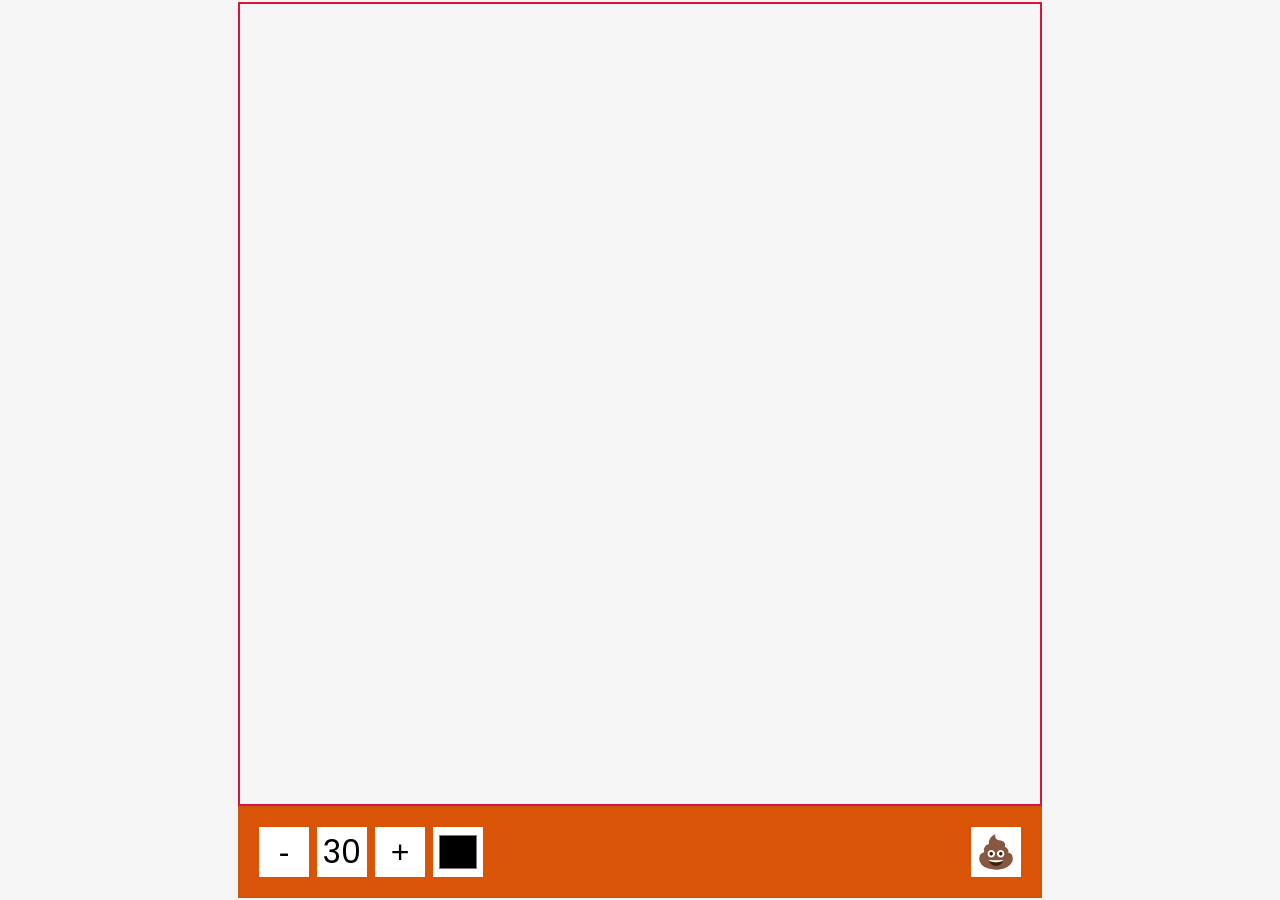
<file: drawing-app/index.html>
<!DOCTYPE html>
<html lang="en">
    <head>
        <meta charset="UTF-8" />
        <meta name="viewport" content="width=device-width, initial-scale=1.0" />
        <title>Drawing App</title>
        <link rel="stylesheet" href="style.css" />
        <script src="script.js" defer></script>
    </head>
    <body>
        <canvas id="canvas" width="800" height="800"></canvas>
        <div class="toolbox">
            <button id="decrease">-</button>
            <span id="size">30</span>
            <button id="increase">+</button>
            <input type="color" id="color" />
            <button id="clear">💩</button>
        </div>
    </body>
</html>
</file>
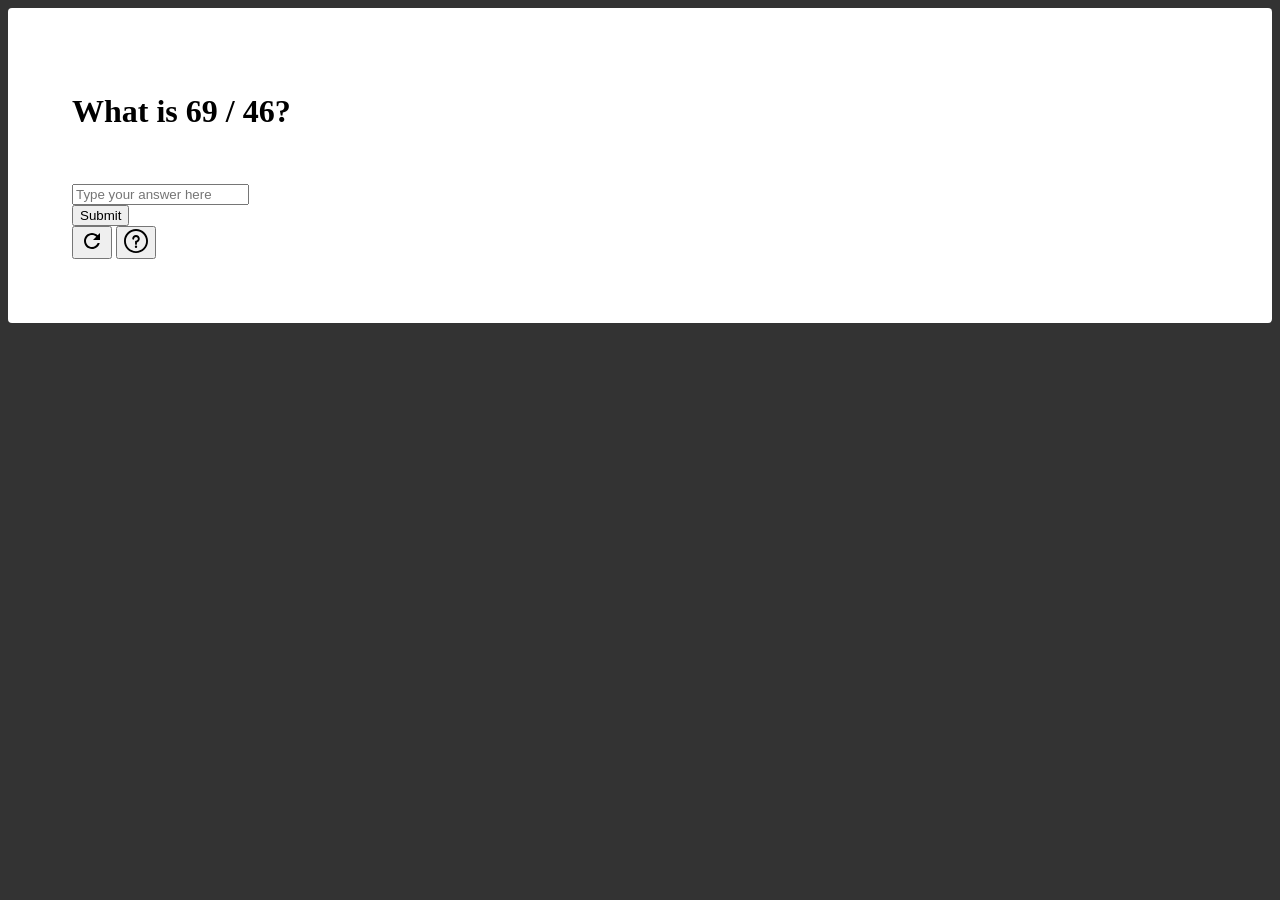
<file: math-trainerr/index.html>
<!doctype html>
<html lang="en">

<head>
  <meta charset="utf-8" />
  <meta name="viewport" content="width=device-width, initial-scale=1, shrink-to-fit=no" />
  <link rel="stylesheet" href="./assets/css/app.css" />
  <title>Math Trainer</title>
</head>

<body onload="randomCreator()">

  <div class="container">
    
      <div class="mathCard">
        <div class="mathQuestion">
          <h1 class="display-4 questionText text-center mb-0">Placeholder Text</h1>
        </div>
        <form id="mathForm">
          <div class="form-group">
            <input type="text" class="" id="answerInput" placeholder="Type your answer here">
          </div>
          <button type="submit" class="btn ">Submit</button>
        </form>
        <div class="d-flex">
          <button class="btn " onclick="randomCreator()"><img class="svg" src="./assets/img/refresh.svg" alt="New Question" /></button>
          <button class="btn " onclick="answerHelp()"><img class="svg" src="./assets/img/answer.svg" alt="Answer" /></button>
        </div>
      </div>
  </div>

  <!-- JavaScript -->
  <script src="./assets/js/app.js"></script>
</body>

</html>
</file>
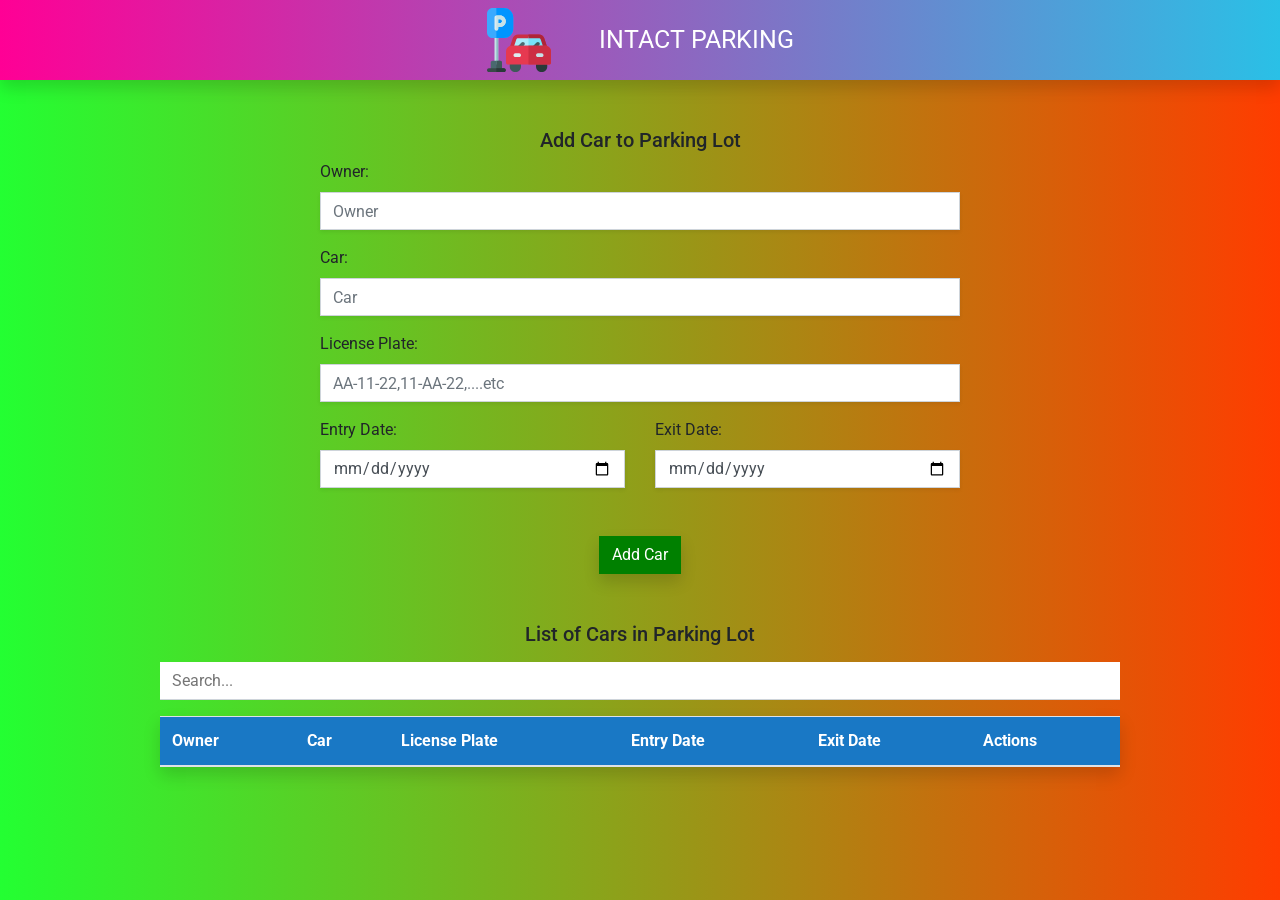
<file: Parking-Lot/index.html>
<!DOCTYPE html>
<html lang="en">

<head>
    <meta charset="UTF-8">
    <meta name="viewport" content="width=device-width, initial-scale=1.0">
    <meta http-equiv="X-UA-Compatible" content="ie=edge">
    <link href="https://fonts.googleapis.com/css?family=Roboto&display=swap" rel="stylesheet">
    <link rel="stylesheet" href="./CSS/bootstrap.min.css">
    <link rel="stylesheet" href="./CSS/style.css">
    <title>Parking Lot</title>
</head>

<body>
    <header class="shadow">
        <div class="header-content d-flex justify-content-center p-2">
            <img src="./Images/parking.svg" alt="" id="header-logo">
            <div id="header-msg" class="ml-5 align-self-center">INTACT PARKING </div>
        </div>
    </header>
    <div class="form-container mt-5">
        <form class="w-50 mx-auto" id="entryForm">
            <h5 class="text-center">Add Car to Parking Lot</h5>
            <div class="form-group">
                <label for="owner">Owner:</label>
                <input type="text" class="form-control rounded-0 shadow-sm" id="owner" placeholder="Owner">
            </div>
            <div class="form-group">
                <label for="car">Car:</label>
                <input type="text" class="form-control rounded-0 shadow-sm" id="car" placeholder="Car">
            </div>
            <div class="form-group">
                <label for="licensePlate">License Plate:</label>
                <input type="text" class="form-control rounded-0 shadow-sm" id="licensePlate" placeholder="AA-11-22,11-AA-22,....etc">
            </div>
            <div class="row">
                <div class="col-6">
                    <label for="entryDate">Entry Date:</label>
                    <input type="date" class="form-control rounded-0 shadow-sm" id="entryDate">
                </div>
                <div class="col-6">
                    <label for="exitDate">Exit Date:</label>
                    <input type="date" class="form-control rounded-0 shadow-sm" id="exitDate">
                </div>
            </div>
            <button type="submit" class="btn mx-auto d-block mt-5 rounded-0 shadow" id="btnOne">Add Car</button>
        </form>
    </div>
    <div class="table-container mt-5 mb-5 w-75 mx-auto" >
            <h5 class="text-center mb-3">List of Cars in Parking Lot</h5>
            <input type="text" class="w-100 mb-3" id="searchInput" placeholder="Search...">
            <table class="table table-striped shadow " id="parkingTable">
                    <thead class="text-white" id="tableHead">
                      <tr>
                        <th scope="col">Owner</th>
                        <th scope="col">Car</th>
                        <th scope="col">License Plate</th>
                        <th scope="col">Entry Date</th>
                        <th scope="col">Exit Date</th>
                        <th scope="col">Actions</th>
                      </tr>
                    </thead>
                    <tbody id="tableBody">
                     
                    </tbody>
                  </table>
    </div>

    <script src="./JS/bootstrap.min.js"></script>
    <script src="./JS/core.js"></script>
</body>

</html>
</file>
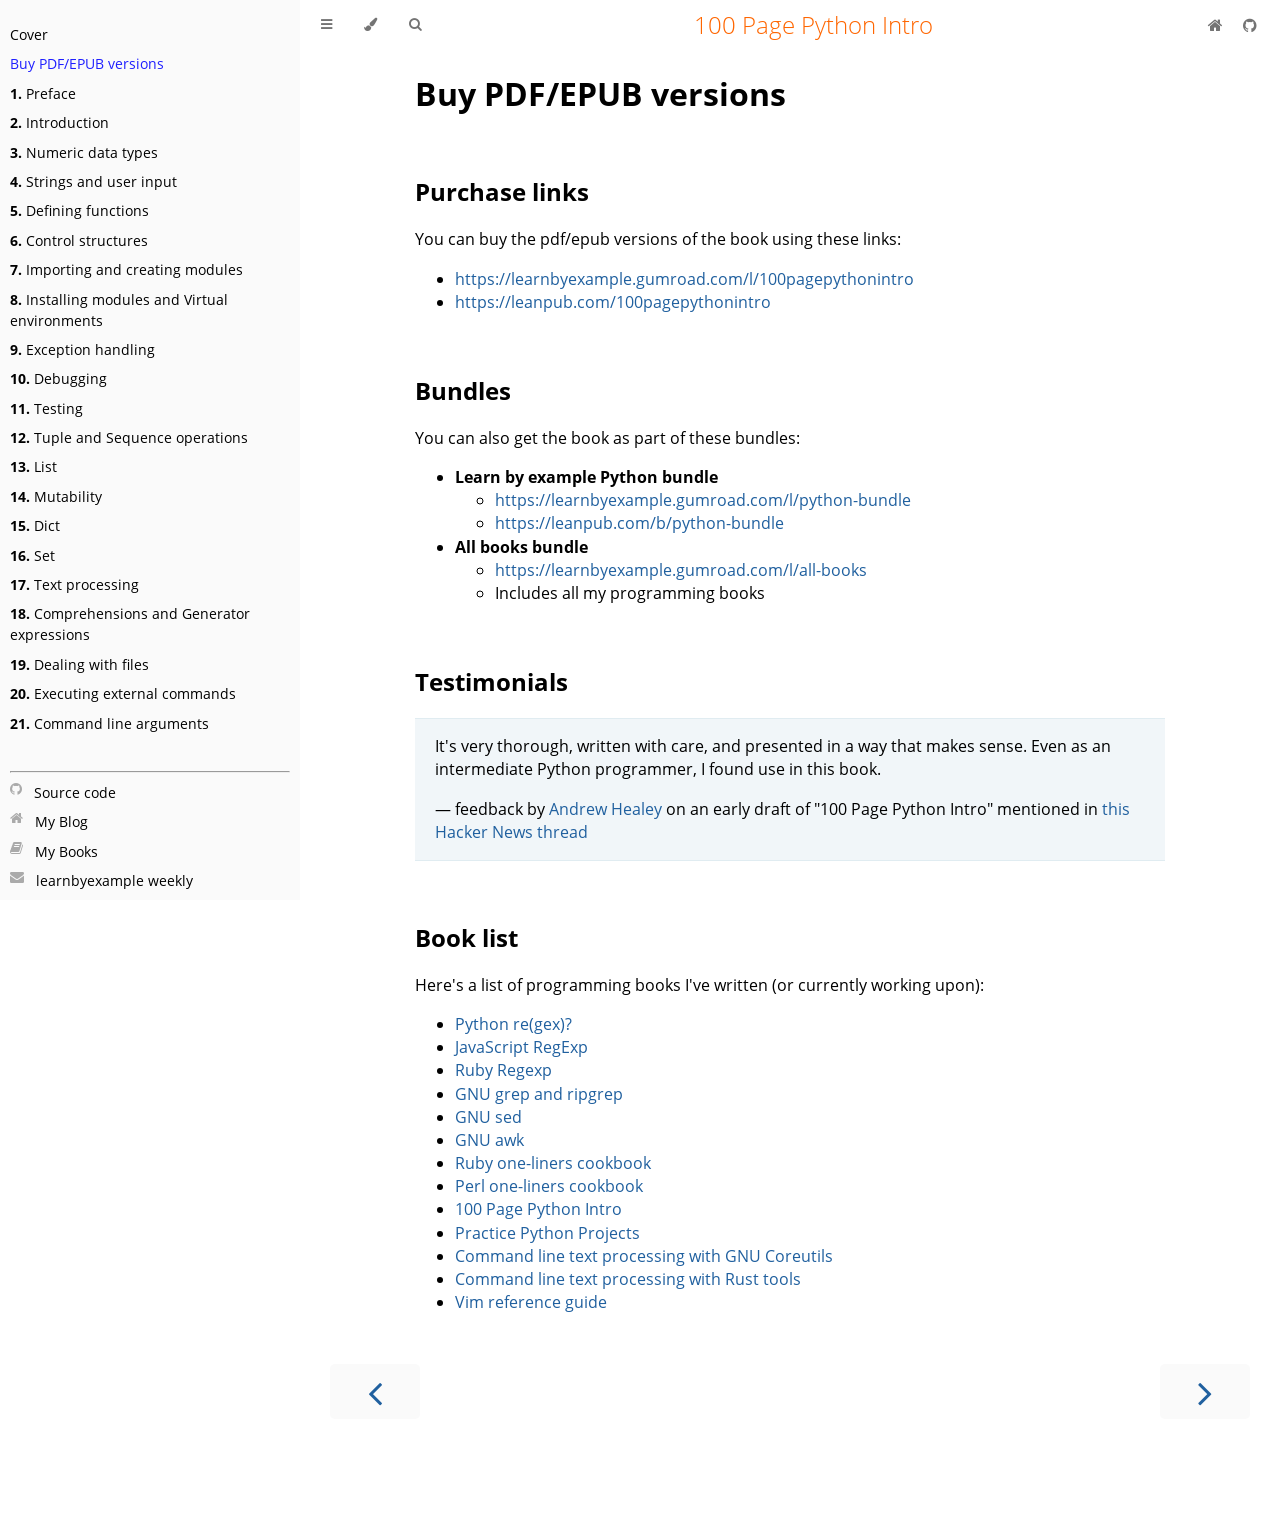
<file: blogs/web_development/buy.html>
<!DOCTYPE HTML><html lang=en class="sidebar-visible no-js light"><head><meta charset=UTF-8><title>Buy PDF/EPUB versions - 100 Page Python Intro</title><meta content="text/html; charset=utf-8"http-equiv=Content-Type><meta name=description content="Short, introductory guide for the Python programming language"><meta name=viewport content="width=device-width, initial-scale=1"><meta name=theme-color content=#ffffff><link rel=icon href=favicon.svg><link rel="shortcut icon"href=favicon.png><link rel=stylesheet href=css/variables.css><link rel=stylesheet href=css/general.css><link rel=stylesheet href=css/chrome.css><link rel=stylesheet href=FontAwesome/css/font-awesome.css><link rel=stylesheet href=fonts/fonts.css><link rel=stylesheet href=highlight.css><link rel=stylesheet href=tomorrow-night.css><link rel=stylesheet href=ayu-highlight.css><link rel=stylesheet href=style.css><body><script>
            var path_to_root = "";
            var default_theme = window.matchMedia("(prefers-color-scheme: dark)").matches ? "navy" : "light";
        </script><script>
            try {
                var theme = localStorage.getItem('mdbook-theme');
                var sidebar = localStorage.getItem('mdbook-sidebar');

                if (theme.startsWith('"') && theme.endsWith('"')) {
                    localStorage.setItem('mdbook-theme', theme.slice(1, theme.length - 1));
                }

                if (sidebar.startsWith('"') && sidebar.endsWith('"')) {
                    localStorage.setItem('mdbook-sidebar', sidebar.slice(1, sidebar.length - 1));
                }
            } catch (e) { }
        </script><script>
            var theme;
            try { theme = localStorage.getItem('mdbook-theme'); } catch(e) { }
            if (theme === null || theme === undefined) { theme = default_theme; }
            var html = document.querySelector('html');
            html.classList.remove('no-js')
            html.classList.remove('light')
            html.classList.add(theme);
            html.classList.add('js');
        </script><script>
            var html = document.querySelector('html');
            var sidebar = 'hidden';
            if (document.body.clientWidth >= 1080) {
                try { sidebar = localStorage.getItem('mdbook-sidebar'); } catch(e) { }
                sidebar = sidebar || 'visible';
            }
            html.classList.remove('sidebar-visible');
            html.classList.add("sidebar-" + sidebar);
        </script><nav id=sidebar class=sidebar aria-label="Table of contents"><div class=sidebar-scrollbox><ol class=chapter><li class="chapter-item expanded affix"><a href=cover.html>Cover</a><li class="chapter-item expanded affix"><a href=buy.html class=active>Buy PDF/EPUB versions</a><li class="chapter-item expanded"><a href=preface.html><strong aria-hidden=true>1.</strong> Preface</a><li class="chapter-item expanded"><a href=introduction.html><strong aria-hidden=true>2.</strong> Introduction</a><li class="chapter-item expanded"><a href=numeric-data-types.html><strong aria-hidden=true>3.</strong> Numeric data types</a><li class="chapter-item expanded"><a href=strings-and-user-input.html><strong aria-hidden=true>4.</strong> Strings and user input</a><li class="chapter-item expanded"><a href=defining-functions.html><strong aria-hidden=true>5.</strong> Defining functions</a><li class="chapter-item expanded"><a href=control-structures.html><strong aria-hidden=true>6.</strong> Control structures</a><li class="chapter-item expanded"><a href=importing-and-creating-modules.html><strong aria-hidden=true>7.</strong> Importing and creating modules</a><li class="chapter-item expanded"><a href=installing-modules-and-virtual-environments.html><strong aria-hidden=true>8.</strong> Installing modules and Virtual environments</a><li class="chapter-item expanded"><a href=exception-handling.html><strong aria-hidden=true>9.</strong> Exception handling</a><li class="chapter-item expanded"><a href=debugging.html><strong aria-hidden=true>10.</strong> Debugging</a><li class="chapter-item expanded"><a href=testing.html><strong aria-hidden=true>11.</strong> Testing</a><li class="chapter-item expanded"><a href=tuple-and-sequence-operations.html><strong aria-hidden=true>12.</strong> Tuple and Sequence operations</a><li class="chapter-item expanded"><a href=list.html><strong aria-hidden=true>13.</strong> List</a><li class="chapter-item expanded"><a href=mutability.html><strong aria-hidden=true>14.</strong> Mutability</a><li class="chapter-item expanded"><a href=dict.html><strong aria-hidden=true>15.</strong> Dict</a><li class="chapter-item expanded"><a href=set.html><strong aria-hidden=true>16.</strong> Set</a><li class="chapter-item expanded"><a href=text-processing.html><strong aria-hidden=true>17.</strong> Text processing</a><li class="chapter-item expanded"><a href=comprehensions-and-generator-expressions.html><strong aria-hidden=true>18.</strong> Comprehensions and Generator expressions</a><li class="chapter-item expanded"><a href=dealing-with-files.html><strong aria-hidden=true>19.</strong> Dealing with files</a><li class="chapter-item expanded"><a href=executing-external-commands.html><strong aria-hidden=true>20.</strong> Executing external commands</a><li class="chapter-item expanded"><a href=command-line-arguments.html><strong aria-hidden=true>21.</strong> Command line arguments</a></li><br><hr><li class="chapter-item expanded"><i id=git-repository-button class="fa fa-github"></i><a href=https://github.com/learnbyexample/100_page_python_intro>   Source code</a><li class="chapter-item expanded"><i id=home-button class="fa fa-home"></i><a href=https://learnbyexample.github.io/>   My Blog</a><li class="chapter-item expanded"><i id=book-button class="fa fa-book"></i><a href=https://learnbyexample.github.io/books/>   My Books</a><li class="chapter-item expanded"><i id=mail-button class="fa fa-envelope"></i><a href=https://learnbyexample.gumroad.com/l/learnbyexample-weekly>   learnbyexample weekly</a></ol></div><div id=sidebar-resize-handle class=sidebar-resize-handle></div></nav><div id=page-wrapper class=page-wrapper><div class=page><div id=menu-bar-hover-placeholder></div><div id=menu-bar class="menu-bar sticky bordered"><div class=left-buttons><button id=sidebar-toggle class=icon-button type=button title="Toggle Table of Contents"aria-label="Toggle Table of Contents"aria-controls=sidebar><i class="fa fa-bars"></i></button><button id=theme-toggle class=icon-button type=button title="Change theme"aria-label="Change theme"aria-haspopup=true aria-expanded=false aria-controls=theme-list><i class="fa fa-paint-brush"></i></button><ul id=theme-list class=theme-popup aria-label=Themes role=menu><li role=none><button role=menuitem class=theme id=light>Light (default)</button><li role=none><button role=menuitem class=theme id=rust>Rust</button><li role=none><button role=menuitem class=theme id=coal>Coal</button><li role=none><button role=menuitem class=theme id=navy>Navy</button><li role=none><button role=menuitem class=theme id=ayu>Ayu</button></ul><button id=search-toggle class=icon-button type=button title="Search. (Shortkey: s)"aria-label="Toggle Searchbar"aria-expanded=false aria-keyshortcuts=S aria-controls=searchbar><i class="fa fa-search"></i></button></div><h1 class=menu-title>100 Page Python Intro</h1><div class=right-buttons><a href=https://learnbyexample.github.io title=Blog aria-label=Blog> <i id=home-button class="fa fa-home"></i> </a><a href=https://github.com/learnbyexample/100_page_python_intro title="Git repository"aria-label="Git repository"> <i id=git-repository-button class="fa fa-github"></i> </a></div></div><div id=search-wrapper class=hidden><form id=searchbar-outer class=searchbar-outer><input type=search id=searchbar name=searchbar placeholder="Search this book ..."aria-controls=searchresults-outer aria-describedby=searchresults-header></form><div id=searchresults-outer class="searchresults-outer hidden"><div id=searchresults-header class=searchresults-header></div><ul id=searchresults></ul></div></div><script>
                    document.getElementById('sidebar-toggle').setAttribute('aria-expanded', sidebar === 'visible');
                    document.getElementById('sidebar').setAttribute('aria-hidden', sidebar !== 'visible');
                    Array.from(document.querySelectorAll('#sidebar a')).forEach(function(link) {
                        link.setAttribute('tabIndex', sidebar === 'visible' ? 0 : -1);
                    });
                </script><div id=content class=content><main><div class=sidetoc><nav class=pagetoc></nav></div><h1 id=buy-pdfepub-versions><a class=header href=#buy-pdfepub-versions>Buy PDF/EPUB versions</a></h1><h2 id=purchase-links><a class=header href=#purchase-links>Purchase links</a></h2><p>You can buy the pdf/epub versions of the book using these links:<ul><li><a href=https://learnbyexample.gumroad.com/l/100pagepythonintro>https://learnbyexample.gumroad.com/l/100pagepythonintro</a><li><a href=https://leanpub.com/100pagepythonintro>https://leanpub.com/100pagepythonintro</a></ul><h2 id=bundles><a class=header href=#bundles>Bundles</a></h2><p>You can also get the book as part of these bundles:<ul><li><strong>Learn by example Python bundle</strong> <ul><li><a href=https://learnbyexample.gumroad.com/l/python-bundle>https://learnbyexample.gumroad.com/l/python-bundle</a><li><a href=https://leanpub.com/b/python-bundle>https://leanpub.com/b/python-bundle</a></ul><li><strong>All books bundle</strong> <ul><li><a href=https://learnbyexample.gumroad.com/l/all-books>https://learnbyexample.gumroad.com/l/all-books</a><li>Includes all my programming books</ul></ul><h2 id=testimonials><a class=header href=#testimonials>Testimonials</a></h2><blockquote><p>It's very thorough, written with care, and presented in a way that makes sense. Even as an intermediate Python programmer, I found use in this book.<p>— feedback by <a href=https://healeycodes.com/>Andrew Healey</a> on an early draft of "100 Page Python Intro" mentioned in <a href=https://news.ycombinator.com/item?id=26082464>this Hacker News thread</a></blockquote><h2 id=book-list><a class=header href=#book-list>Book list</a></h2><p>Here's a list of programming books I've written (or currently working upon):<ul><li><a href=https://learnbyexample.github.io/py_regular_expressions/>Python re(gex)?</a><li><a href=https://learnbyexample.github.io/learn_js_regexp/>JavaScript RegExp</a><li><a href=https://learnbyexample.github.io/Ruby_Regexp/>Ruby Regexp</a><li><a href=https://learnbyexample.github.io/learn_gnugrep_ripgrep/>GNU grep and ripgrep</a><li><a href=https://learnbyexample.github.io/learn_gnused/>GNU sed</a><li><a href=https://learnbyexample.github.io/learn_gnuawk/>GNU awk</a><li><a href=https://learnbyexample.github.io/learn_ruby_oneliners/>Ruby one-liners cookbook</a><li><a href=https://learnbyexample.github.io/learn_perl_oneliners/>Perl one-liners cookbook</a><li><a href=https://learnbyexample.github.io/100_page_python_intro/>100 Page Python Intro</a><li><a href=https://learnbyexample.github.io/practice_python_projects/>Practice Python Projects</a><li><a href=https://learnbyexample.github.io/cli_text_processing_coreutils/>Command line text processing with GNU Coreutils</a><li><a href=https://learnbyexample.github.io/cli_text_processing_rust/>Command line text processing with Rust tools</a><li><a href=https://learnbyexample.github.io/vim_reference/>Vim reference guide</a></ul></main><nav class=nav-wrapper aria-label="Page navigation"><a rel=prev href=cover.html class="mobile-nav-chapters previous"title="Previous chapter"aria-label="Previous chapter"aria-keyshortcuts=Left> <i class="fa fa-angle-left"></i> </a><a rel=next href=preface.html class="mobile-nav-chapters next"title="Next chapter"aria-label="Next chapter"aria-keyshortcuts=Right> <i class="fa fa-angle-right"></i> </a><div style="clear: both"></div></nav></div></div><nav class=nav-wide-wrapper aria-label="Page navigation"><a rel=prev href=cover.html class="nav-chapters previous"title="Previous chapter"aria-label="Previous chapter"aria-keyshortcuts=Left> <i class="fa fa-angle-left"></i> </a><a rel=next href=preface.html class="nav-chapters next"title="Next chapter"aria-label="Next chapter"aria-keyshortcuts=Right> <i class="fa fa-angle-right"></i> </a></nav></div><script>
            window.playground_copyable = true;
        </script><script src=elasticlunr.min.js charset=utf-8></script><script src=mark.min.js charset=utf-8></script><script src=searcher.js charset=utf-8></script><script src=clipboard.min.js charset=utf-8></script><script src=highlight.js charset=utf-8></script><script src=book.js charset=utf-8></script><script src=sidebar.js></script>
</file>
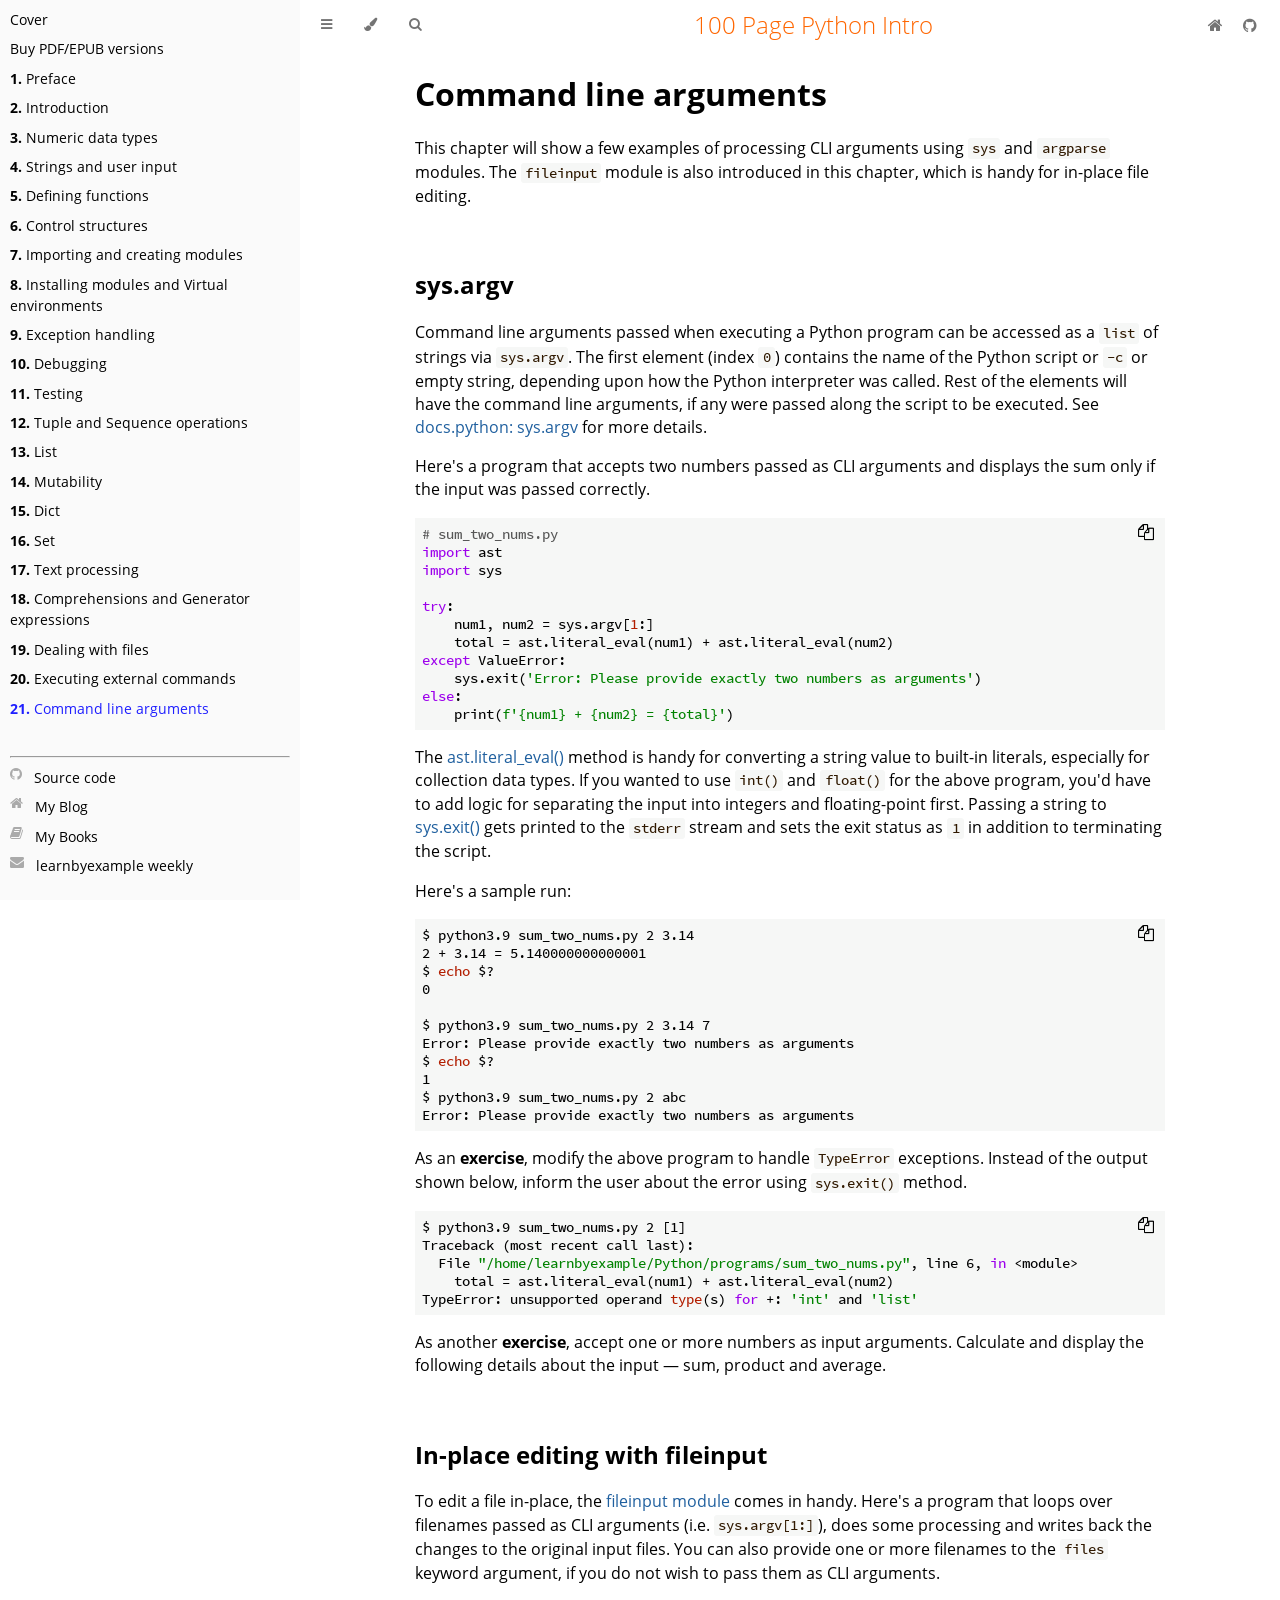
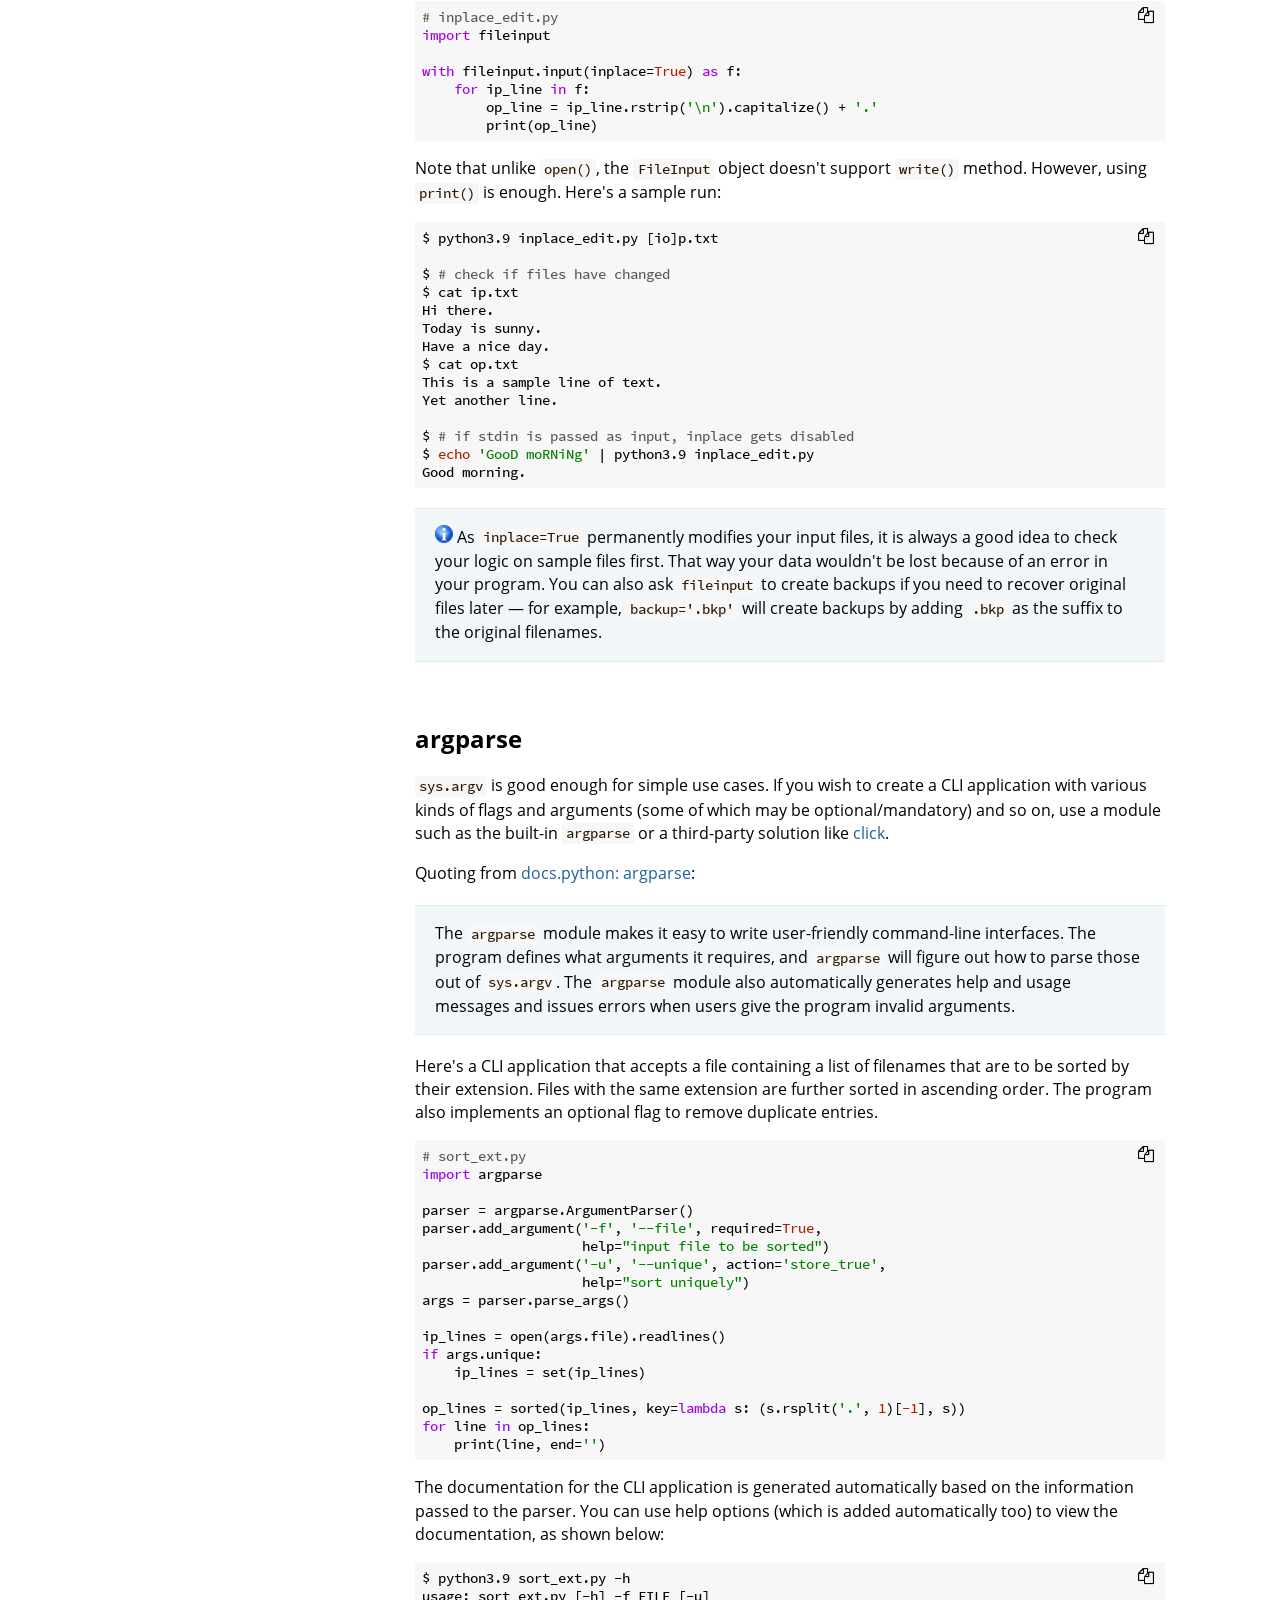
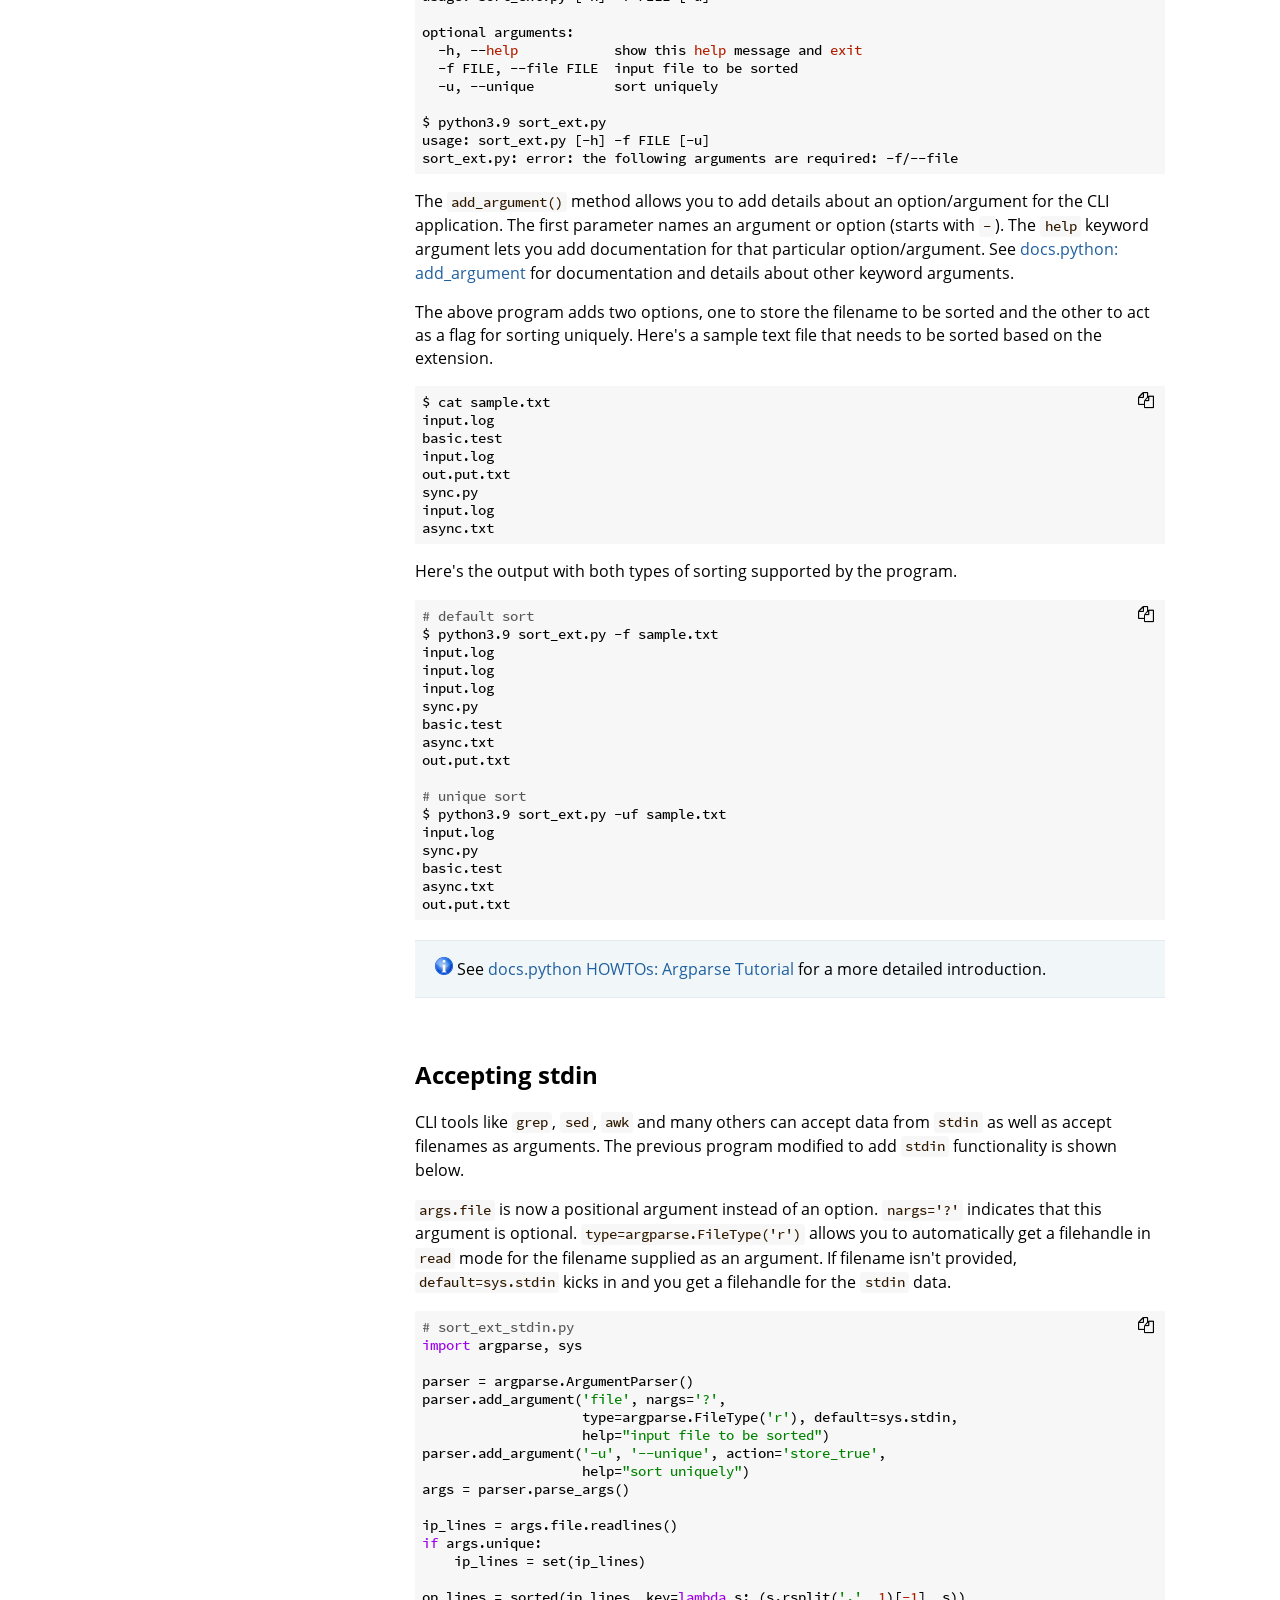
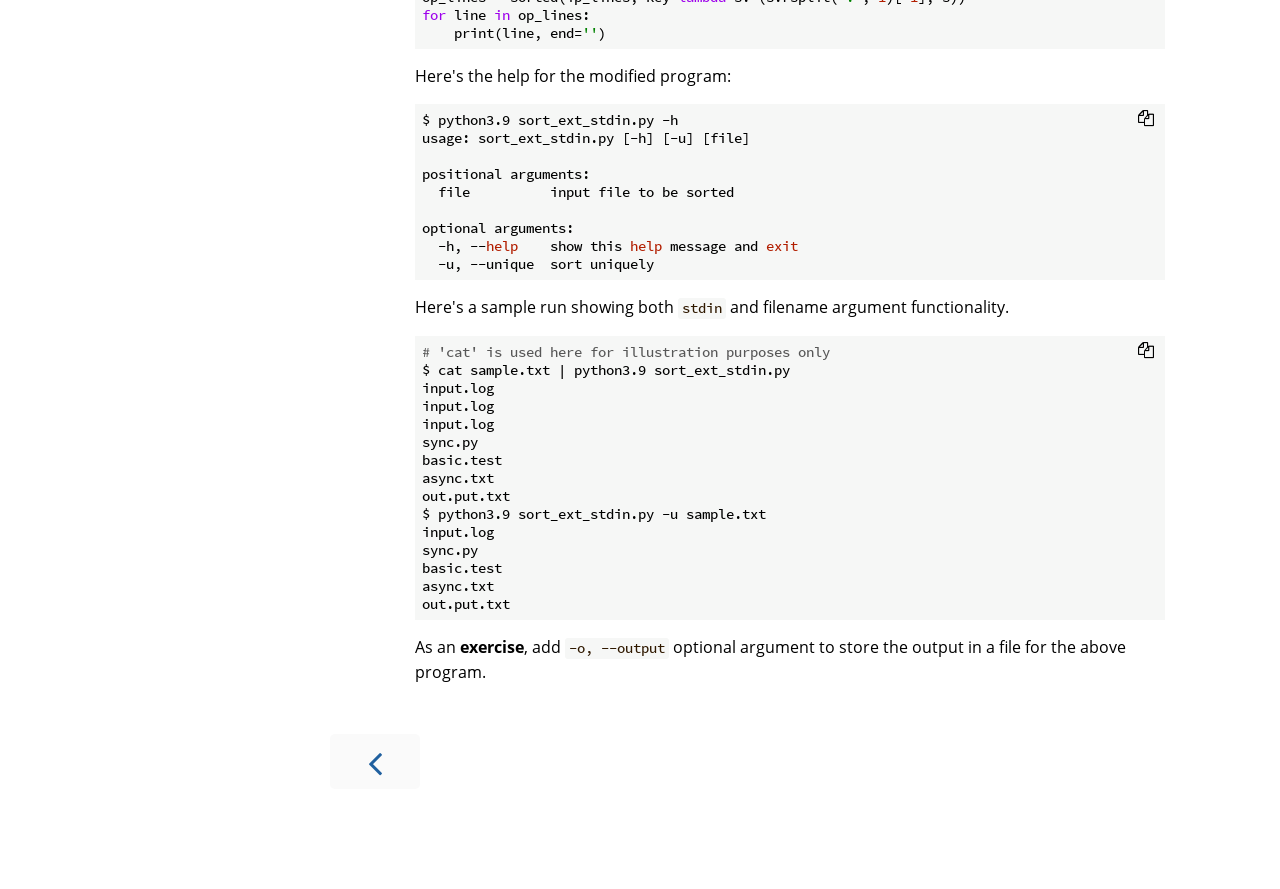
<file: blogs/web_development/command-line-arguments.html>
<!DOCTYPE HTML><html lang=en class="sidebar-visible no-js light"><head><meta charset=UTF-8><title>Command line arguments - 100 Page Python Intro</title><meta content="text/html; charset=utf-8"http-equiv=Content-Type><meta name=description content="Short, introductory guide for the Python programming language"><meta name=viewport content="width=device-width, initial-scale=1"><meta name=theme-color content=#ffffff><link rel=icon href=favicon.svg><link rel="shortcut icon"href=favicon.png><link rel=stylesheet href=css/variables.css><link rel=stylesheet href=css/general.css><link rel=stylesheet href=css/chrome.css><link rel=stylesheet href=FontAwesome/css/font-awesome.css><link rel=stylesheet href=fonts/fonts.css><link rel=stylesheet href=highlight.css><link rel=stylesheet href=tomorrow-night.css><link rel=stylesheet href=ayu-highlight.css><link rel=stylesheet href=style.css><body><script>
            var path_to_root = "";
            var default_theme = window.matchMedia("(prefers-color-scheme: dark)").matches ? "navy" : "light";
        </script><script>
            try {
                var theme = localStorage.getItem('mdbook-theme');
                var sidebar = localStorage.getItem('mdbook-sidebar');

                if (theme.startsWith('"') && theme.endsWith('"')) {
                    localStorage.setItem('mdbook-theme', theme.slice(1, theme.length - 1));
                }

                if (sidebar.startsWith('"') && sidebar.endsWith('"')) {
                    localStorage.setItem('mdbook-sidebar', sidebar.slice(1, sidebar.length - 1));
                }
            } catch (e) { }
        </script><script>
            var theme;
            try { theme = localStorage.getItem('mdbook-theme'); } catch(e) { }
            if (theme === null || theme === undefined) { theme = default_theme; }
            var html = document.querySelector('html');
            html.classList.remove('no-js')
            html.classList.remove('light')
            html.classList.add(theme);
            html.classList.add('js');
        </script><script>
            var html = document.querySelector('html');
            var sidebar = 'hidden';
            if (document.body.clientWidth >= 1080) {
                try { sidebar = localStorage.getItem('mdbook-sidebar'); } catch(e) { }
                sidebar = sidebar || 'visible';
            }
            html.classList.remove('sidebar-visible');
            html.classList.add("sidebar-" + sidebar);
        </script><nav id=sidebar class=sidebar aria-label="Table of contents"><div class=sidebar-scrollbox><ol class=chapter><li class="chapter-item expanded affix"><a href=cover.html>Cover</a><li class="chapter-item expanded affix"><a href=buy.html>Buy PDF/EPUB versions</a><li class="chapter-item expanded"><a href=preface.html><strong aria-hidden=true>1.</strong> Preface</a><li class="chapter-item expanded"><a href=introduction.html><strong aria-hidden=true>2.</strong> Introduction</a><li class="chapter-item expanded"><a href=numeric-data-types.html><strong aria-hidden=true>3.</strong> Numeric data types</a><li class="chapter-item expanded"><a href=strings-and-user-input.html><strong aria-hidden=true>4.</strong> Strings and user input</a><li class="chapter-item expanded"><a href=defining-functions.html><strong aria-hidden=true>5.</strong> Defining functions</a><li class="chapter-item expanded"><a href=control-structures.html><strong aria-hidden=true>6.</strong> Control structures</a><li class="chapter-item expanded"><a href=importing-and-creating-modules.html><strong aria-hidden=true>7.</strong> Importing and creating modules</a><li class="chapter-item expanded"><a href=installing-modules-and-virtual-environments.html><strong aria-hidden=true>8.</strong> Installing modules and Virtual environments</a><li class="chapter-item expanded"><a href=exception-handling.html><strong aria-hidden=true>9.</strong> Exception handling</a><li class="chapter-item expanded"><a href=debugging.html><strong aria-hidden=true>10.</strong> Debugging</a><li class="chapter-item expanded"><a href=testing.html><strong aria-hidden=true>11.</strong> Testing</a><li class="chapter-item expanded"><a href=tuple-and-sequence-operations.html><strong aria-hidden=true>12.</strong> Tuple and Sequence operations</a><li class="chapter-item expanded"><a href=list.html><strong aria-hidden=true>13.</strong> List</a><li class="chapter-item expanded"><a href=mutability.html><strong aria-hidden=true>14.</strong> Mutability</a><li class="chapter-item expanded"><a href=dict.html><strong aria-hidden=true>15.</strong> Dict</a><li class="chapter-item expanded"><a href=set.html><strong aria-hidden=true>16.</strong> Set</a><li class="chapter-item expanded"><a href=text-processing.html><strong aria-hidden=true>17.</strong> Text processing</a><li class="chapter-item expanded"><a href=comprehensions-and-generator-expressions.html><strong aria-hidden=true>18.</strong> Comprehensions and Generator expressions</a><li class="chapter-item expanded"><a href=dealing-with-files.html><strong aria-hidden=true>19.</strong> Dealing with files</a><li class="chapter-item expanded"><a href=executing-external-commands.html><strong aria-hidden=true>20.</strong> Executing external commands</a><li class="chapter-item expanded"><a href=command-line-arguments.html class=active><strong aria-hidden=true>21.</strong> Command line arguments</a></li><br><hr><li class="chapter-item expanded"><i id=git-repository-button class="fa fa-github"></i><a href=https://github.com/learnbyexample/100_page_python_intro>   Source code</a><li class="chapter-item expanded"><i id=home-button class="fa fa-home"></i><a href=https://learnbyexample.github.io/>   My Blog</a><li class="chapter-item expanded"><i id=book-button class="fa fa-book"></i><a href=https://learnbyexample.github.io/books/>   My Books</a><li class="chapter-item expanded"><i id=mail-button class="fa fa-envelope"></i><a href=https://learnbyexample.gumroad.com/l/learnbyexample-weekly>   learnbyexample weekly</a></ol></div><div id=sidebar-resize-handle class=sidebar-resize-handle></div></nav><div id=page-wrapper class=page-wrapper><div class=page><div id=menu-bar-hover-placeholder></div><div id=menu-bar class="menu-bar sticky bordered"><div class=left-buttons><button id=sidebar-toggle class=icon-button type=button title="Toggle Table of Contents"aria-label="Toggle Table of Contents"aria-controls=sidebar><i class="fa fa-bars"></i></button><button id=theme-toggle class=icon-button type=button title="Change theme"aria-label="Change theme"aria-haspopup=true aria-expanded=false aria-controls=theme-list><i class="fa fa-paint-brush"></i></button><ul id=theme-list class=theme-popup aria-label=Themes role=menu><li role=none><button role=menuitem class=theme id=light>Light (default)</button><li role=none><button role=menuitem class=theme id=rust>Rust</button><li role=none><button role=menuitem class=theme id=coal>Coal</button><li role=none><button role=menuitem class=theme id=navy>Navy</button><li role=none><button role=menuitem class=theme id=ayu>Ayu</button></ul><button id=search-toggle class=icon-button type=button title="Search. (Shortkey: s)"aria-label="Toggle Searchbar"aria-expanded=false aria-keyshortcuts=S aria-controls=searchbar><i class="fa fa-search"></i></button></div><h1 class=menu-title>100 Page Python Intro</h1><div class=right-buttons><a href=https://learnbyexample.github.io title=Blog aria-label=Blog> <i id=home-button class="fa fa-home"></i> </a><a href=https://github.com/learnbyexample/100_page_python_intro title="Git repository"aria-label="Git repository"> <i id=git-repository-button class="fa fa-github"></i> </a></div></div><div id=search-wrapper class=hidden><form id=searchbar-outer class=searchbar-outer><input type=search id=searchbar name=searchbar placeholder="Search this book ..."aria-controls=searchresults-outer aria-describedby=searchresults-header></form><div id=searchresults-outer class="searchresults-outer hidden"><div id=searchresults-header class=searchresults-header></div><ul id=searchresults></ul></div></div><script>
                    document.getElementById('sidebar-toggle').setAttribute('aria-expanded', sidebar === 'visible');
                    document.getElementById('sidebar').setAttribute('aria-hidden', sidebar !== 'visible');
                    Array.from(document.querySelectorAll('#sidebar a')).forEach(function(link) {
                        link.setAttribute('tabIndex', sidebar === 'visible' ? 0 : -1);
                    });
                </script><div id=content class=content><main><div class=sidetoc><nav class=pagetoc></nav></div><h1 id=command-line-arguments><a class=header href=#command-line-arguments>Command line arguments</a></h1><p>This chapter will show a few examples of processing CLI arguments using <code>sys</code> and <code>argparse</code> modules. The <code>fileinput</code> module is also introduced in this chapter, which is handy for in-place file editing.<h2 id=sysargv><a class=header href=#sysargv>sys.argv</a></h2><p>Command line arguments passed when executing a Python program can be accessed as a <code>list</code> of strings via <code>sys.argv</code>. The first element (index <code>0</code>) contains the name of the Python script or <code>-c</code> or empty string, depending upon how the Python interpreter was called. Rest of the elements will have the command line arguments, if any were passed along the script to be executed. See <a href=https://docs.python.org/3/library/sys.html#sys.argv>docs.python: sys.argv</a> for more details.<p>Here's a program that accepts two numbers passed as CLI arguments and displays the sum only if the input was passed correctly.<pre><code class=language-python># sum_two_nums.py
import ast
import sys

try:
    num1, num2 = sys.argv[1:]
    total = ast.literal_eval(num1) + ast.literal_eval(num2)
except ValueError:
    sys.exit('Error: Please provide exactly two numbers as arguments')
else:
    print(f'{num1} + {num2} = {total}')
</code></pre><p>The <a href=https://docs.python.org/3/library/ast.html#ast.literal_eval>ast.literal_eval()</a> method is handy for converting a string value to built-in literals, especially for collection data types. If you wanted to use <code>int()</code> and <code>float()</code> for the above program, you'd have to add logic for separating the input into integers and floating-point first. Passing a string to <a href=https://docs.python.org/3/library/sys.html#sys.exit>sys.exit()</a> gets printed to the <code>stderr</code> stream and sets the exit status as <code>1</code> in addition to terminating the script.<p>Here's a sample run:<pre><code class=language-bash>$ python3.9 sum_two_nums.py 2 3.14
2 + 3.14 = 5.140000000000001
$ echo $?
0

$ python3.9 sum_two_nums.py 2 3.14 7
Error: Please provide exactly two numbers as arguments
$ echo $?
1
$ python3.9 sum_two_nums.py 2 abc
Error: Please provide exactly two numbers as arguments
</code></pre><p>As an <strong>exercise</strong>, modify the above program to handle <code>TypeError</code> exceptions. Instead of the output shown below, inform the user about the error using <code>sys.exit()</code> method.<pre><code class=language-bash>$ python3.9 sum_two_nums.py 2 [1]
Traceback (most recent call last):
  File "/home/learnbyexample/Python/programs/sum_two_nums.py", line 6, in &LTmodule>
    total = ast.literal_eval(num1) + ast.literal_eval(num2)
TypeError: unsupported operand type(s) for +: 'int' and 'list'
</code></pre><p>As another <strong>exercise</strong>, accept one or more numbers as input arguments. Calculate and display the following details about the input — sum, product and average.<h2 id=in-place-editing-with-fileinput><a class=header href=#in-place-editing-with-fileinput>In-place editing with fileinput</a></h2><p>To edit a file in-place, the <a href=https://docs.python.org/3/library/fileinput.html>fileinput module</a> comes in handy. Here's a program that loops over filenames passed as CLI arguments (i.e. <code>sys.argv[1:]</code>), does some processing and writes back the changes to the original input files. You can also provide one or more filenames to the <code>files</code> keyword argument, if you do not wish to pass them as CLI arguments.<pre><code class=language-python># inplace_edit.py
import fileinput

with fileinput.input(inplace=True) as f:
    for ip_line in f:
        op_line = ip_line.rstrip('\n').capitalize() + '.'
        print(op_line)
</code></pre><p>Note that unlike <code>open()</code>, the <code>FileInput</code> object doesn't support <code>write()</code> method. However, using <code>print()</code> is enough. Here's a sample run:<pre><code class=language-bash>$ python3.9 inplace_edit.py [io]p.txt

$ # check if files have changed
$ cat ip.txt
Hi there.
Today is sunny.
Have a nice day.
$ cat op.txt
This is a sample line of text.
Yet another line.

$ # if stdin is passed as input, inplace gets disabled
$ echo 'GooD moRNiNg' | python3.9 inplace_edit.py
Good morning.
</code></pre><blockquote><p><img src=./images/info.svg alt=info> As <code>inplace=True</code> permanently modifies your input files, it is always a good idea to check your logic on sample files first. That way your data wouldn't be lost because of an error in your program. You can also ask <code>fileinput</code> to create backups if you need to recover original files later — for example, <code>backup='.bkp'</code> will create backups by adding <code>.bkp</code> as the suffix to the original filenames.</blockquote><h2 id=argparse><a class=header href=#argparse>argparse</a></h2><p><code>sys.argv</code> is good enough for simple use cases. If you wish to create a CLI application with various kinds of flags and arguments (some of which may be optional/mandatory) and so on, use a module such as the built-in <code>argparse</code> or a third-party solution like <a href=https://pypi.org/project/click/>click</a>.<p>Quoting from <a href=https://docs.python.org/3/library/argparse.html>docs.python: argparse</a>:<blockquote><p>The <code>argparse</code> module makes it easy to write user-friendly command-line interfaces. The program defines what arguments it requires, and <code>argparse</code> will figure out how to parse those out of <code>sys.argv</code>. The <code>argparse</code> module also automatically generates help and usage messages and issues errors when users give the program invalid arguments.</blockquote><p>Here's a CLI application that accepts a file containing a list of filenames that are to be sorted by their extension. Files with the same extension are further sorted in ascending order. The program also implements an optional flag to remove duplicate entries.<pre><code class=language-python># sort_ext.py
import argparse

parser = argparse.ArgumentParser()
parser.add_argument('-f', '--file', required=True,
                    help="input file to be sorted")
parser.add_argument('-u', '--unique', action='store_true',
                    help="sort uniquely")
args = parser.parse_args()

ip_lines = open(args.file).readlines()
if args.unique:
    ip_lines = set(ip_lines)

op_lines = sorted(ip_lines, key=lambda s: (s.rsplit('.', 1)[-1], s))
for line in op_lines:
    print(line, end='')
</code></pre><p>The documentation for the CLI application is generated automatically based on the information passed to the parser. You can use help options (which is added automatically too) to view the documentation, as shown below:<pre><code class=language-bash>$ python3.9 sort_ext.py -h
usage: sort_ext.py [-h] -f FILE [-u]

optional arguments:
  -h, --help            show this help message and exit
  -f FILE, --file FILE  input file to be sorted
  -u, --unique          sort uniquely

$ python3.9 sort_ext.py
usage: sort_ext.py [-h] -f FILE [-u]
sort_ext.py: error: the following arguments are required: -f/--file
</code></pre><p>The <code>add_argument()</code> method allows you to add details about an option/argument for the CLI application. The first parameter names an argument or option (starts with <code>-</code>). The <code>help</code> keyword argument lets you add documentation for that particular option/argument. See <a href=https://docs.python.org/3/library/argparse.html#argparse.ArgumentParser.add_argument>docs.python: add_argument</a> for documentation and details about other keyword arguments.<p>The above program adds two options, one to store the filename to be sorted and the other to act as a flag for sorting uniquely. Here's a sample text file that needs to be sorted based on the extension.<pre><code class=language-bash>$ cat sample.txt
input.log
basic.test
input.log
out.put.txt
sync.py
input.log
async.txt
</code></pre><p>Here's the output with both types of sorting supported by the program.<pre><code class=language-bash># default sort
$ python3.9 sort_ext.py -f sample.txt
input.log
input.log
input.log
sync.py
basic.test
async.txt
out.put.txt

# unique sort
$ python3.9 sort_ext.py -uf sample.txt
input.log
sync.py
basic.test
async.txt
out.put.txt
</code></pre><blockquote><p><img src=./images/info.svg alt=info> See <a href=https://docs.python.org/3/howto/argparse.html>docs.python HOWTOs: Argparse Tutorial</a> for a more detailed introduction.</blockquote><h2 id=accepting-stdin><a class=header href=#accepting-stdin>Accepting stdin</a></h2><p>CLI tools like <code>grep</code>, <code>sed</code>, <code>awk</code> and many others can accept data from <code>stdin</code> as well as accept filenames as arguments. The previous program modified to add <code>stdin</code> functionality is shown below.<p><code>args.file</code> is now a positional argument instead of an option. <code>nargs='?'</code> indicates that this argument is optional. <code>type=argparse.FileType('r')</code> allows you to automatically get a filehandle in <code>read</code> mode for the filename supplied as an argument. If filename isn't provided, <code>default=sys.stdin</code> kicks in and you get a filehandle for the <code>stdin</code> data.<pre><code class=language-python># sort_ext_stdin.py
import argparse, sys

parser = argparse.ArgumentParser()
parser.add_argument('file', nargs='?',
                    type=argparse.FileType('r'), default=sys.stdin,
                    help="input file to be sorted")
parser.add_argument('-u', '--unique', action='store_true',
                    help="sort uniquely")
args = parser.parse_args()

ip_lines = args.file.readlines()
if args.unique:
    ip_lines = set(ip_lines)

op_lines = sorted(ip_lines, key=lambda s: (s.rsplit('.', 1)[-1], s))
for line in op_lines:
    print(line, end='')
</code></pre><p>Here's the help for the modified program:<pre><code class=language-bash>$ python3.9 sort_ext_stdin.py -h
usage: sort_ext_stdin.py [-h] [-u] [file]

positional arguments:
  file          input file to be sorted

optional arguments:
  -h, --help    show this help message and exit
  -u, --unique  sort uniquely
</code></pre><p>Here's a sample run showing both <code>stdin</code> and filename argument functionality.<pre><code class=language-bash># 'cat' is used here for illustration purposes only
$ cat sample.txt | python3.9 sort_ext_stdin.py
input.log
input.log
input.log
sync.py
basic.test
async.txt
out.put.txt
$ python3.9 sort_ext_stdin.py -u sample.txt
input.log
sync.py
basic.test
async.txt
out.put.txt
</code></pre><p>As an <strong>exercise</strong>, add <code>-o, --output</code> optional argument to store the output in a file for the above program.</main><nav class=nav-wrapper aria-label="Page navigation"><a rel=prev href=executing-external-commands.html class="mobile-nav-chapters previous"title="Previous chapter"aria-label="Previous chapter"aria-keyshortcuts=Left> <i class="fa fa-angle-left"></i> </a><div style="clear: both"></div></nav></div></div><nav class=nav-wide-wrapper aria-label="Page navigation"><a rel=prev href=executing-external-commands.html class="nav-chapters previous"title="Previous chapter"aria-label="Previous chapter"aria-keyshortcuts=Left> <i class="fa fa-angle-left"></i> </a></nav></div><script>
            window.playground_copyable = true;
        </script><script src=elasticlunr.min.js charset=utf-8></script><script src=mark.min.js charset=utf-8></script><script src=searcher.js charset=utf-8></script><script src=clipboard.min.js charset=utf-8></script><script src=highlight.js charset=utf-8></script><script src=book.js charset=utf-8></script><script src=sidebar.js></script>
</file>
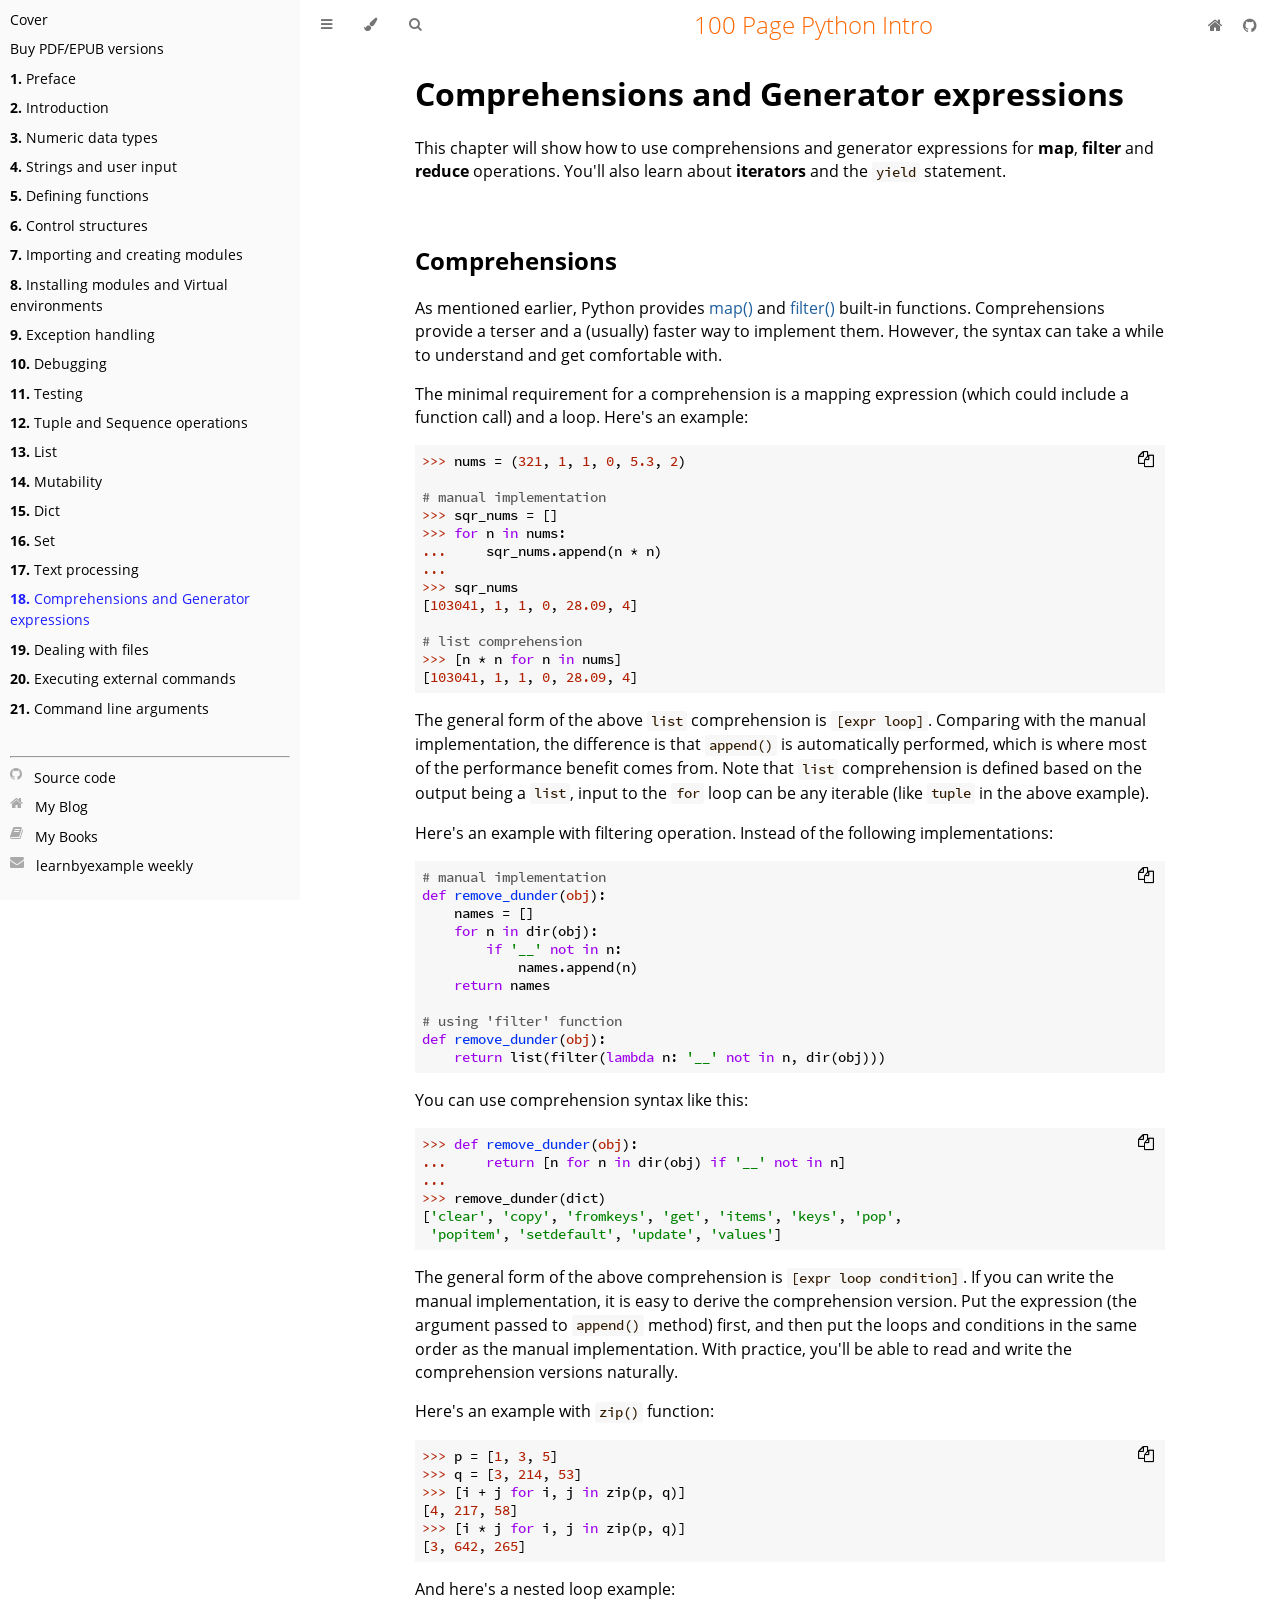
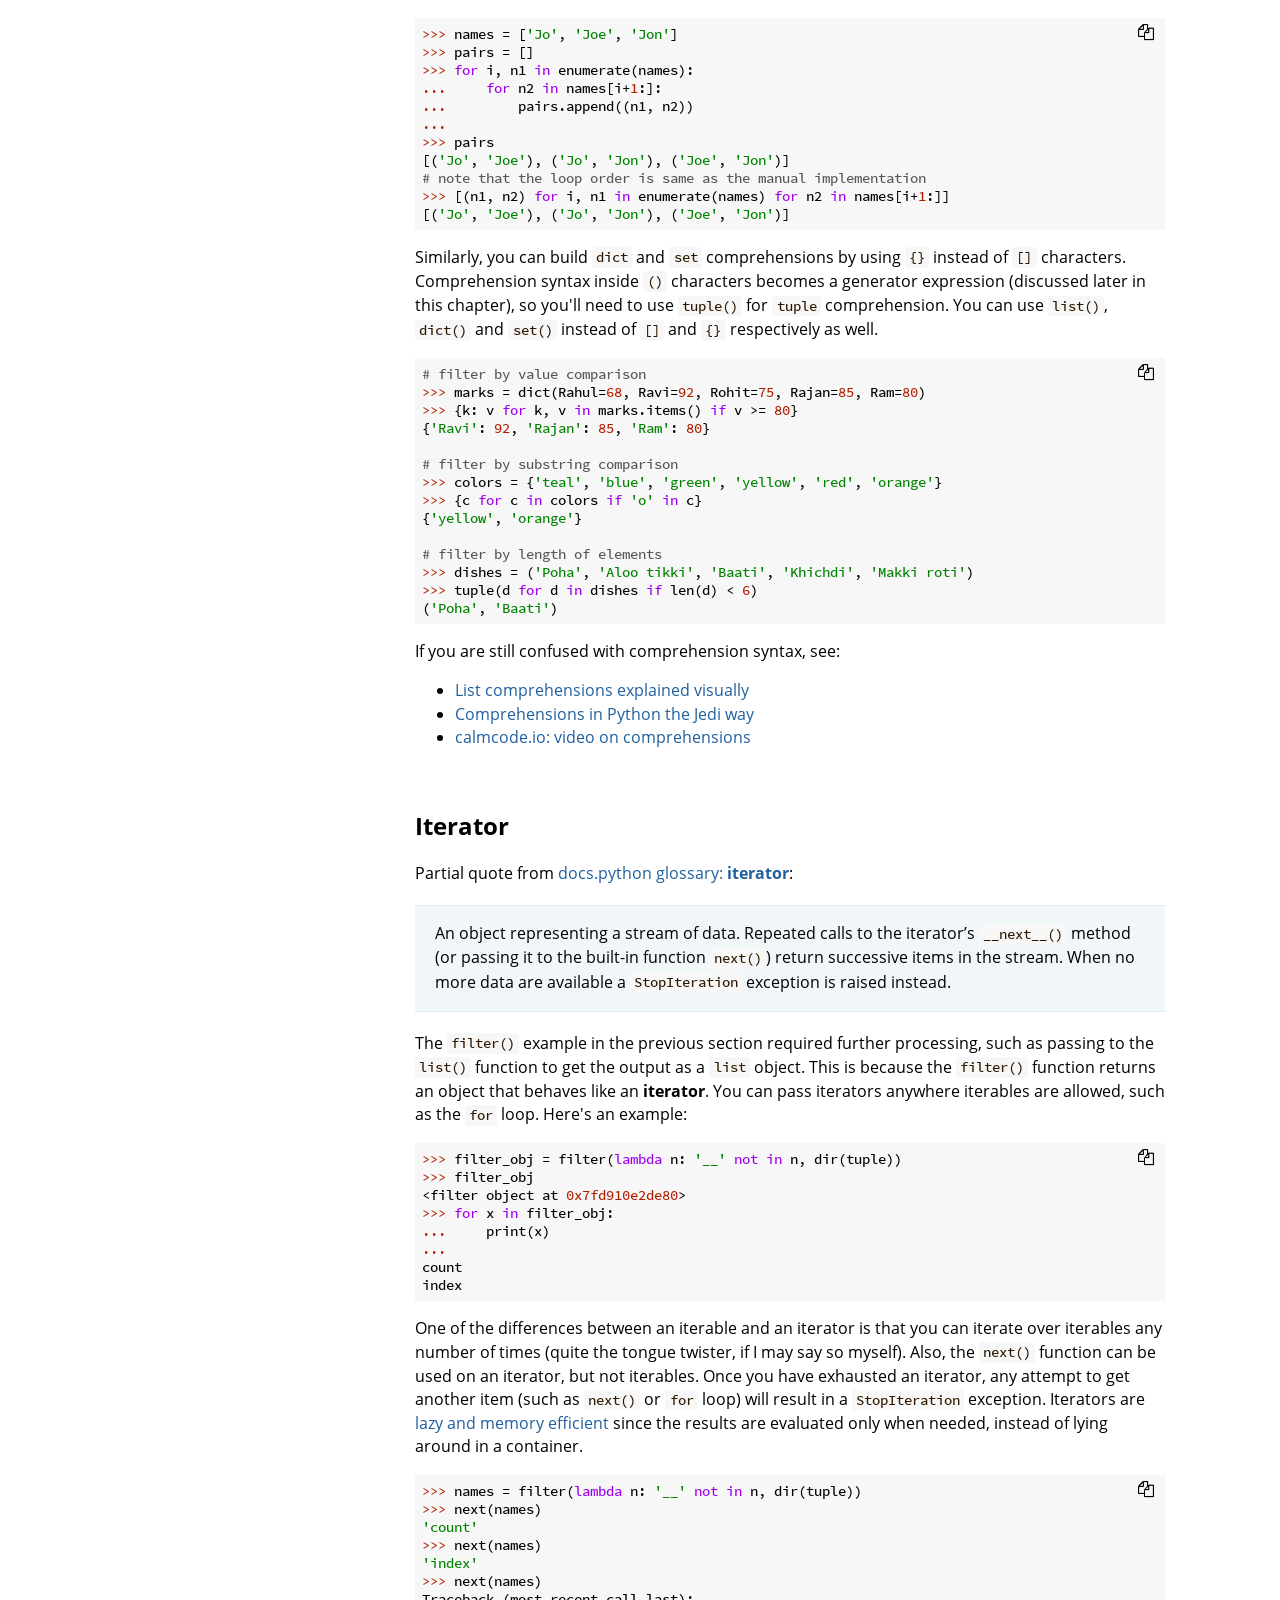
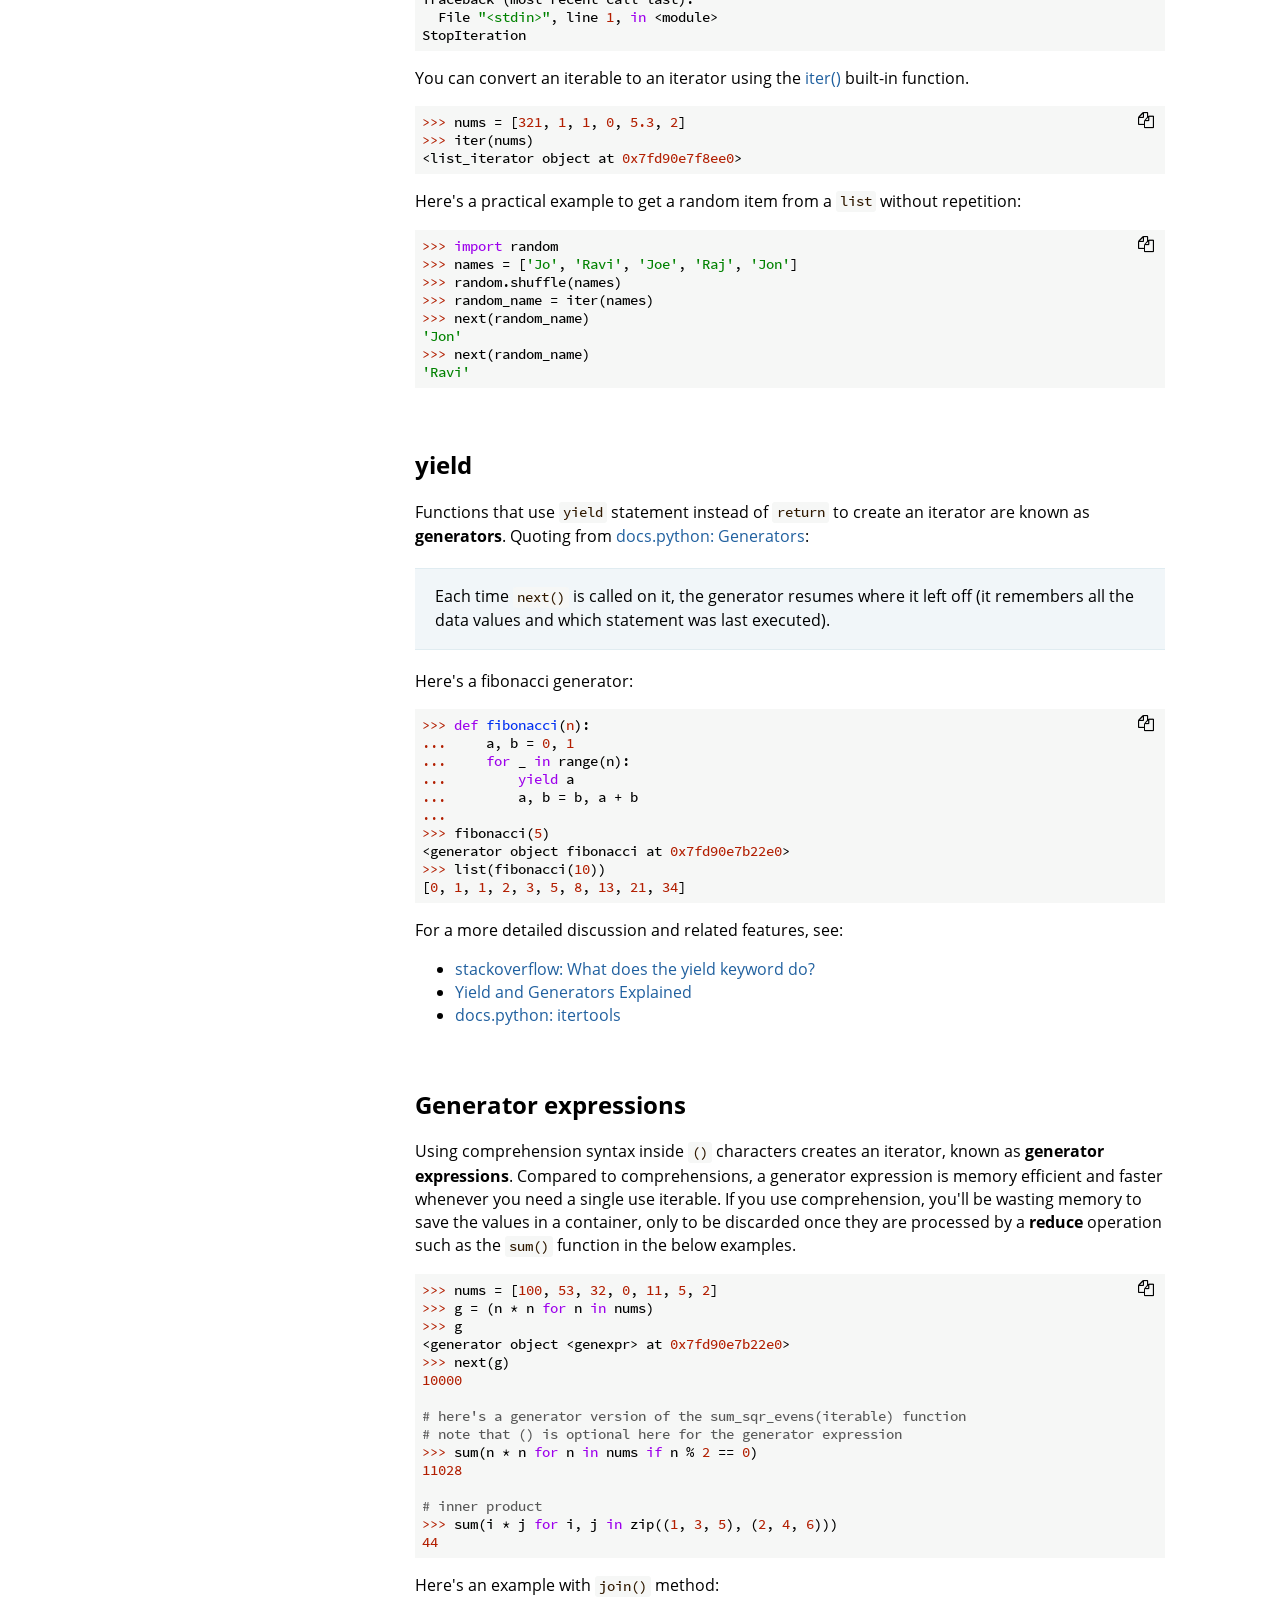
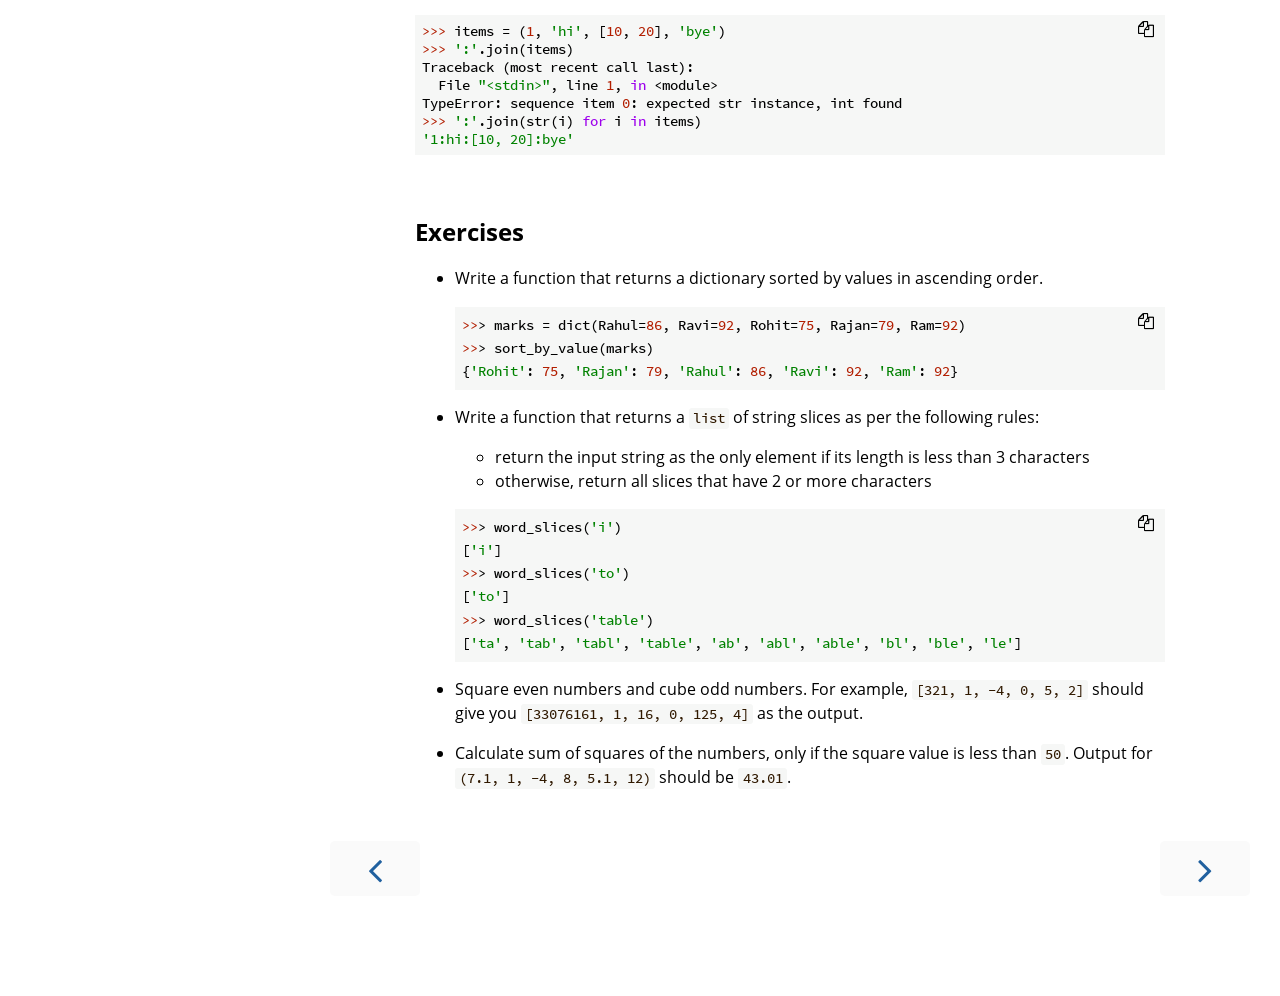
<file: blogs/web_development/comprehensions-and-generator-expressions.html>
<!DOCTYPE HTML><html lang=en class="sidebar-visible no-js light"><head><meta charset=UTF-8><title>Comprehensions and Generator expressions - 100 Page Python Intro</title><meta content="text/html; charset=utf-8"http-equiv=Content-Type><meta name=description content="Short, introductory guide for the Python programming language"><meta name=viewport content="width=device-width, initial-scale=1"><meta name=theme-color content=#ffffff><link rel=icon href=favicon.svg><link rel="shortcut icon"href=favicon.png><link rel=stylesheet href=css/variables.css><link rel=stylesheet href=css/general.css><link rel=stylesheet href=css/chrome.css><link rel=stylesheet href=FontAwesome/css/font-awesome.css><link rel=stylesheet href=fonts/fonts.css><link rel=stylesheet href=highlight.css><link rel=stylesheet href=tomorrow-night.css><link rel=stylesheet href=ayu-highlight.css><link rel=stylesheet href=style.css><body><script>
            var path_to_root = "";
            var default_theme = window.matchMedia("(prefers-color-scheme: dark)").matches ? "navy" : "light";
        </script><script>
            try {
                var theme = localStorage.getItem('mdbook-theme');
                var sidebar = localStorage.getItem('mdbook-sidebar');

                if (theme.startsWith('"') && theme.endsWith('"')) {
                    localStorage.setItem('mdbook-theme', theme.slice(1, theme.length - 1));
                }

                if (sidebar.startsWith('"') && sidebar.endsWith('"')) {
                    localStorage.setItem('mdbook-sidebar', sidebar.slice(1, sidebar.length - 1));
                }
            } catch (e) { }
        </script><script>
            var theme;
            try { theme = localStorage.getItem('mdbook-theme'); } catch(e) { }
            if (theme === null || theme === undefined) { theme = default_theme; }
            var html = document.querySelector('html');
            html.classList.remove('no-js')
            html.classList.remove('light')
            html.classList.add(theme);
            html.classList.add('js');
        </script><script>
            var html = document.querySelector('html');
            var sidebar = 'hidden';
            if (document.body.clientWidth >= 1080) {
                try { sidebar = localStorage.getItem('mdbook-sidebar'); } catch(e) { }
                sidebar = sidebar || 'visible';
            }
            html.classList.remove('sidebar-visible');
            html.classList.add("sidebar-" + sidebar);
        </script><nav id=sidebar class=sidebar aria-label="Table of contents"><div class=sidebar-scrollbox><ol class=chapter><li class="chapter-item expanded affix"><a href=cover.html>Cover</a><li class="chapter-item expanded affix"><a href=buy.html>Buy PDF/EPUB versions</a><li class="chapter-item expanded"><a href=preface.html><strong aria-hidden=true>1.</strong> Preface</a><li class="chapter-item expanded"><a href=introduction.html><strong aria-hidden=true>2.</strong> Introduction</a><li class="chapter-item expanded"><a href=numeric-data-types.html><strong aria-hidden=true>3.</strong> Numeric data types</a><li class="chapter-item expanded"><a href=strings-and-user-input.html><strong aria-hidden=true>4.</strong> Strings and user input</a><li class="chapter-item expanded"><a href=defining-functions.html><strong aria-hidden=true>5.</strong> Defining functions</a><li class="chapter-item expanded"><a href=control-structures.html><strong aria-hidden=true>6.</strong> Control structures</a><li class="chapter-item expanded"><a href=importing-and-creating-modules.html><strong aria-hidden=true>7.</strong> Importing and creating modules</a><li class="chapter-item expanded"><a href=installing-modules-and-virtual-environments.html><strong aria-hidden=true>8.</strong> Installing modules and Virtual environments</a><li class="chapter-item expanded"><a href=exception-handling.html><strong aria-hidden=true>9.</strong> Exception handling</a><li class="chapter-item expanded"><a href=debugging.html><strong aria-hidden=true>10.</strong> Debugging</a><li class="chapter-item expanded"><a href=testing.html><strong aria-hidden=true>11.</strong> Testing</a><li class="chapter-item expanded"><a href=tuple-and-sequence-operations.html><strong aria-hidden=true>12.</strong> Tuple and Sequence operations</a><li class="chapter-item expanded"><a href=list.html><strong aria-hidden=true>13.</strong> List</a><li class="chapter-item expanded"><a href=mutability.html><strong aria-hidden=true>14.</strong> Mutability</a><li class="chapter-item expanded"><a href=dict.html><strong aria-hidden=true>15.</strong> Dict</a><li class="chapter-item expanded"><a href=set.html><strong aria-hidden=true>16.</strong> Set</a><li class="chapter-item expanded"><a href=text-processing.html><strong aria-hidden=true>17.</strong> Text processing</a><li class="chapter-item expanded"><a href=comprehensions-and-generator-expressions.html class=active><strong aria-hidden=true>18.</strong> Comprehensions and Generator expressions</a><li class="chapter-item expanded"><a href=dealing-with-files.html><strong aria-hidden=true>19.</strong> Dealing with files</a><li class="chapter-item expanded"><a href=executing-external-commands.html><strong aria-hidden=true>20.</strong> Executing external commands</a><li class="chapter-item expanded"><a href=command-line-arguments.html><strong aria-hidden=true>21.</strong> Command line arguments</a></li><br><hr><li class="chapter-item expanded"><i id=git-repository-button class="fa fa-github"></i><a href=https://github.com/learnbyexample/100_page_python_intro>   Source code</a><li class="chapter-item expanded"><i id=home-button class="fa fa-home"></i><a href=https://learnbyexample.github.io/>   My Blog</a><li class="chapter-item expanded"><i id=book-button class="fa fa-book"></i><a href=https://learnbyexample.github.io/books/>   My Books</a><li class="chapter-item expanded"><i id=mail-button class="fa fa-envelope"></i><a href=https://learnbyexample.gumroad.com/l/learnbyexample-weekly>   learnbyexample weekly</a></ol></div><div id=sidebar-resize-handle class=sidebar-resize-handle></div></nav><div id=page-wrapper class=page-wrapper><div class=page><div id=menu-bar-hover-placeholder></div><div id=menu-bar class="menu-bar sticky bordered"><div class=left-buttons><button id=sidebar-toggle class=icon-button type=button title="Toggle Table of Contents"aria-label="Toggle Table of Contents"aria-controls=sidebar><i class="fa fa-bars"></i></button><button id=theme-toggle class=icon-button type=button title="Change theme"aria-label="Change theme"aria-haspopup=true aria-expanded=false aria-controls=theme-list><i class="fa fa-paint-brush"></i></button><ul id=theme-list class=theme-popup aria-label=Themes role=menu><li role=none><button role=menuitem class=theme id=light>Light (default)</button><li role=none><button role=menuitem class=theme id=rust>Rust</button><li role=none><button role=menuitem class=theme id=coal>Coal</button><li role=none><button role=menuitem class=theme id=navy>Navy</button><li role=none><button role=menuitem class=theme id=ayu>Ayu</button></ul><button id=search-toggle class=icon-button type=button title="Search. (Shortkey: s)"aria-label="Toggle Searchbar"aria-expanded=false aria-keyshortcuts=S aria-controls=searchbar><i class="fa fa-search"></i></button></div><h1 class=menu-title>100 Page Python Intro</h1><div class=right-buttons><a href=https://learnbyexample.github.io title=Blog aria-label=Blog> <i id=home-button class="fa fa-home"></i> </a><a href=https://github.com/learnbyexample/100_page_python_intro title="Git repository"aria-label="Git repository"> <i id=git-repository-button class="fa fa-github"></i> </a></div></div><div id=search-wrapper class=hidden><form id=searchbar-outer class=searchbar-outer><input type=search id=searchbar name=searchbar placeholder="Search this book ..."aria-controls=searchresults-outer aria-describedby=searchresults-header></form><div id=searchresults-outer class="searchresults-outer hidden"><div id=searchresults-header class=searchresults-header></div><ul id=searchresults></ul></div></div><script>
                    document.getElementById('sidebar-toggle').setAttribute('aria-expanded', sidebar === 'visible');
                    document.getElementById('sidebar').setAttribute('aria-hidden', sidebar !== 'visible');
                    Array.from(document.querySelectorAll('#sidebar a')).forEach(function(link) {
                        link.setAttribute('tabIndex', sidebar === 'visible' ? 0 : -1);
                    });
                </script><div id=content class=content><main><div class=sidetoc><nav class=pagetoc></nav></div><h1 id=comprehensions-and-generator-expressions><a class=header href=#comprehensions-and-generator-expressions>Comprehensions and Generator expressions</a></h1><p>This chapter will show how to use comprehensions and generator expressions for <strong>map</strong>, <strong>filter</strong> and <strong>reduce</strong> operations. You'll also learn about <strong>iterators</strong> and the <code>yield</code> statement.<h2 id=comprehensions><a class=header href=#comprehensions>Comprehensions</a></h2><p>As mentioned earlier, Python provides <a href=https://docs.python.org/3/library/functions.html#map>map()</a> and <a href=https://docs.python.org/3/library/functions.html#filter>filter()</a> built-in functions. Comprehensions provide a terser and a (usually) faster way to implement them. However, the syntax can take a while to understand and get comfortable with.<p>The minimal requirement for a comprehension is a mapping expression (which could include a function call) and a loop. Here's an example:<pre><code class=language-python>>>> nums = (321, 1, 1, 0, 5.3, 2)

# manual implementation
>>> sqr_nums = []
>>> for n in nums:
...     sqr_nums.append(n * n)
... 
>>> sqr_nums
[103041, 1, 1, 0, 28.09, 4]

# list comprehension
>>> [n * n for n in nums]
[103041, 1, 1, 0, 28.09, 4]
</code></pre><p>The general form of the above <code>list</code> comprehension is <code>[expr loop]</code>. Comparing with the manual implementation, the difference is that <code>append()</code> is automatically performed, which is where most of the performance benefit comes from. Note that <code>list</code> comprehension is defined based on the output being a <code>list</code>, input to the <code>for</code> loop can be any iterable (like <code>tuple</code> in the above example).<p>Here's an example with filtering operation. Instead of the following implementations:<pre><code class=language-python># manual implementation
def remove_dunder(obj):
    names = []
    for n in dir(obj):
        if '__' not in n:
            names.append(n)
    return names

# using 'filter' function
def remove_dunder(obj):
    return list(filter(lambda n: '__' not in n, dir(obj)))
</code></pre><p>You can use comprehension syntax like this:<pre><code class=language-python>>>> def remove_dunder(obj):
...     return [n for n in dir(obj) if '__' not in n]
... 
>>> remove_dunder(dict)
['clear', 'copy', 'fromkeys', 'get', 'items', 'keys', 'pop',
 'popitem', 'setdefault', 'update', 'values']
</code></pre><p>The general form of the above comprehension is <code>[expr loop condition]</code>. If you can write the manual implementation, it is easy to derive the comprehension version. Put the expression (the argument passed to <code>append()</code> method) first, and then put the loops and conditions in the same order as the manual implementation. With practice, you'll be able to read and write the comprehension versions naturally.<p>Here's an example with <code>zip()</code> function:<pre><code class=language-python>>>> p = [1, 3, 5]
>>> q = [3, 214, 53]
>>> [i + j for i, j in zip(p, q)]
[4, 217, 58]
>>> [i * j for i, j in zip(p, q)]
[3, 642, 265]
</code></pre><p>And here's a nested loop example:<pre><code class=language-python>>>> names = ['Jo', 'Joe', 'Jon']
>>> pairs = []
>>> for i, n1 in enumerate(names):
...     for n2 in names[i+1:]:
...         pairs.append((n1, n2))
... 
>>> pairs
[('Jo', 'Joe'), ('Jo', 'Jon'), ('Joe', 'Jon')]
# note that the loop order is same as the manual implementation
>>> [(n1, n2) for i, n1 in enumerate(names) for n2 in names[i+1:]]
[('Jo', 'Joe'), ('Jo', 'Jon'), ('Joe', 'Jon')]
</code></pre><p>Similarly, you can build <code>dict</code> and <code>set</code> comprehensions by using <code>{}</code> instead of <code>[]</code> characters. Comprehension syntax inside <code>()</code> characters becomes a generator expression (discussed later in this chapter), so you'll need to use <code>tuple()</code> for <code>tuple</code> comprehension. You can use <code>list()</code>, <code>dict()</code> and <code>set()</code> instead of <code>[]</code> and <code>{}</code> respectively as well.<pre><code class=language-python># filter by value comparison
>>> marks = dict(Rahul=68, Ravi=92, Rohit=75, Rajan=85, Ram=80)
>>> {k: v for k, v in marks.items() if v >= 80}
{'Ravi': 92, 'Rajan': 85, 'Ram': 80}

# filter by substring comparison
>>> colors = {'teal', 'blue', 'green', 'yellow', 'red', 'orange'}
>>> {c for c in colors if 'o' in c}
{'yellow', 'orange'}

# filter by length of elements
>>> dishes = ('Poha', 'Aloo tikki', 'Baati', 'Khichdi', 'Makki roti')
>>> tuple(d for d in dishes if len(d) < 6)
('Poha', 'Baati')
</code></pre><p>If you are still confused with comprehension syntax, see:<ul><li><a href=https://treyhunner.com/2015/12/python-list-comprehensions-now-in-color/>List comprehensions explained visually</a><li><a href=https://gist.github.com/bearfrieze/a746c6f12d8bada03589>Comprehensions in Python the Jedi way</a><li><a href=https://calmcode.io/comprehensions/introduction.html>calmcode.io: video on comprehensions</a></ul><h2 id=iterator><a class=header href=#iterator>Iterator</a></h2><p>Partial quote from <a href=https://docs.python.org/3/glossary.html#term-iterator>docs.python glossary: <strong>iterator</strong></a>:<blockquote><p>An object representing a stream of data. Repeated calls to the iterator’s <code>__next__()</code> method (or passing it to the built-in function <code>next()</code>) return successive items in the stream. When no more data are available a <code>StopIteration</code> exception is raised instead.</blockquote><p>The <code>filter()</code> example in the previous section required further processing, such as passing to the <code>list()</code> function to get the output as a <code>list</code> object. This is because the <code>filter()</code> function returns an object that behaves like an <strong>iterator</strong>. You can pass iterators anywhere iterables are allowed, such as the <code>for</code> loop. Here's an example:<pre><code class=language-python>>>> filter_obj = filter(lambda n: '__' not in n, dir(tuple))
>>> filter_obj
&LTfilter object at 0x7fd910e2de80>
>>> for x in filter_obj:
...     print(x)
... 
count
index
</code></pre><p>One of the differences between an iterable and an iterator is that you can iterate over iterables any number of times (quite the tongue twister, if I may say so myself). Also, the <code>next()</code> function can be used on an iterator, but not iterables. Once you have exhausted an iterator, any attempt to get another item (such as <code>next()</code> or <code>for</code> loop) will result in a <code>StopIteration</code> exception. Iterators are <a href=https://en.wikipedia.org/wiki/Lazy_evaluation>lazy and memory efficient</a> since the results are evaluated only when needed, instead of lying around in a container.<pre><code class=language-python>>>> names = filter(lambda n: '__' not in n, dir(tuple))
>>> next(names)
'count'
>>> next(names)
'index'
>>> next(names)
Traceback (most recent call last):
  File "&LTstdin>", line 1, in &LTmodule>
StopIteration
</code></pre><p>You can convert an iterable to an iterator using the <a href=https://docs.python.org/3/library/functions.html#iter>iter()</a> built-in function.<pre><code class=language-python>>>> nums = [321, 1, 1, 0, 5.3, 2]
>>> iter(nums)
&LTlist_iterator object at 0x7fd90e7f8ee0>
</code></pre><p>Here's a practical example to get a random item from a <code>list</code> without repetition:<pre><code class=language-python>>>> import random 
>>> names = ['Jo', 'Ravi', 'Joe', 'Raj', 'Jon']
>>> random.shuffle(names)
>>> random_name = iter(names)
>>> next(random_name)
'Jon'
>>> next(random_name)
'Ravi'
</code></pre><h2 id=yield><a class=header href=#yield>yield</a></h2><p>Functions that use <code>yield</code> statement instead of <code>return</code> to create an iterator are known as <strong>generators</strong>. Quoting from <a href=https://docs.python.org/3/tutorial/classes.html#generators>docs.python: Generators</a>:<blockquote><p>Each time <code>next()</code> is called on it, the generator resumes where it left off (it remembers all the data values and which statement was last executed).</blockquote><p>Here's a fibonacci generator:<pre><code class=language-python>>>> def fibonacci(n):
...     a, b = 0, 1
...     for _ in range(n):
...         yield a
...         a, b = b, a + b
... 
>>> fibonacci(5)
&LTgenerator object fibonacci at 0x7fd90e7b22e0>
>>> list(fibonacci(10))
[0, 1, 1, 2, 3, 5, 8, 13, 21, 34]
</code></pre><p>For a more detailed discussion and related features, see:<ul><li><a href=https://stackoverflow.com/q/231767/4082052>stackoverflow: What does the yield keyword do?</a><li><a href=https://jeffknupp.com/blog/2013/04/07/improve-your-python-yield-and-generators-explained/>Yield and Generators Explained</a><li><a href=https://docs.python.org/3/library/itertools.html>docs.python: itertools</a></ul><h2 id=generator-expressions><a class=header href=#generator-expressions>Generator expressions</a></h2><p>Using comprehension syntax inside <code>()</code> characters creates an iterator, known as <strong>generator expressions</strong>. Compared to comprehensions, a generator expression is memory efficient and faster whenever you need a single use iterable. If you use comprehension, you'll be wasting memory to save the values in a container, only to be discarded once they are processed by a <strong>reduce</strong> operation such as the <code>sum()</code> function in the below examples.<pre><code class=language-python>>>> nums = [100, 53, 32, 0, 11, 5, 2]
>>> g = (n * n for n in nums)
>>> g
&LTgenerator object &LTgenexpr> at 0x7fd90e7b22e0>
>>> next(g)
10000

# here's a generator version of the sum_sqr_evens(iterable) function
# note that () is optional here for the generator expression
>>> sum(n * n for n in nums if n % 2 == 0)
11028

# inner product
>>> sum(i * j for i, j in zip((1, 3, 5), (2, 4, 6)))
44
</code></pre><p>Here's an example with <code>join()</code> method:<pre><code class=language-python>>>> items = (1, 'hi', [10, 20], 'bye')
>>> ':'.join(items)
Traceback (most recent call last):
  File "&LTstdin>", line 1, in &LTmodule>
TypeError: sequence item 0: expected str instance, int found
>>> ':'.join(str(i) for i in items)
'1:hi:[10, 20]:bye'
</code></pre><h2 id=exercises><a class=header href=#exercises>Exercises</a></h2><ul><li><p>Write a function that returns a dictionary sorted by values in ascending order.</p> <pre><code class=language-ruby>>>> marks = dict(Rahul=86, Ravi=92, Rohit=75, Rajan=79, Ram=92)
>>> sort_by_value(marks)
{'Rohit': 75, 'Rajan': 79, 'Rahul': 86, 'Ravi': 92, 'Ram': 92}
</code></pre><li><p>Write a function that returns a <code>list</code> of string slices as per the following rules:</p> <ul><li>return the input string as the only element if its length is less than 3 characters<li>otherwise, return all slices that have 2 or more characters</ul> <pre><code class=language-ruby>>>> word_slices('i')
['i']
>>> word_slices('to')
['to']
>>> word_slices('table')
['ta', 'tab', 'tabl', 'table', 'ab', 'abl', 'able', 'bl', 'ble', 'le']
</code></pre><li><p>Square even numbers and cube odd numbers. For example, <code>[321, 1, -4, 0, 5, 2]</code> should give you <code>[33076161, 1, 16, 0, 125, 4]</code> as the output.<li><p>Calculate sum of squares of the numbers, only if the square value is less than <code>50</code>. Output for <code>(7.1, 1, -4, 8, 5.1, 12)</code> should be <code>43.01</code>.</ul></main><nav class=nav-wrapper aria-label="Page navigation"><a rel=prev href=text-processing.html class="mobile-nav-chapters previous"title="Previous chapter"aria-label="Previous chapter"aria-keyshortcuts=Left> <i class="fa fa-angle-left"></i> </a><a rel=next href=dealing-with-files.html class="mobile-nav-chapters next"title="Next chapter"aria-label="Next chapter"aria-keyshortcuts=Right> <i class="fa fa-angle-right"></i> </a><div style="clear: both"></div></nav></div></div><nav class=nav-wide-wrapper aria-label="Page navigation"><a rel=prev href=text-processing.html class="nav-chapters previous"title="Previous chapter"aria-label="Previous chapter"aria-keyshortcuts=Left> <i class="fa fa-angle-left"></i> </a><a rel=next href=dealing-with-files.html class="nav-chapters next"title="Next chapter"aria-label="Next chapter"aria-keyshortcuts=Right> <i class="fa fa-angle-right"></i> </a></nav></div><script>
            window.playground_copyable = true;
        </script><script src=elasticlunr.min.js charset=utf-8></script><script src=mark.min.js charset=utf-8></script><script src=searcher.js charset=utf-8></script><script src=clipboard.min.js charset=utf-8></script><script src=highlight.js charset=utf-8></script><script src=book.js charset=utf-8></script><script src=sidebar.js></script>
</file>
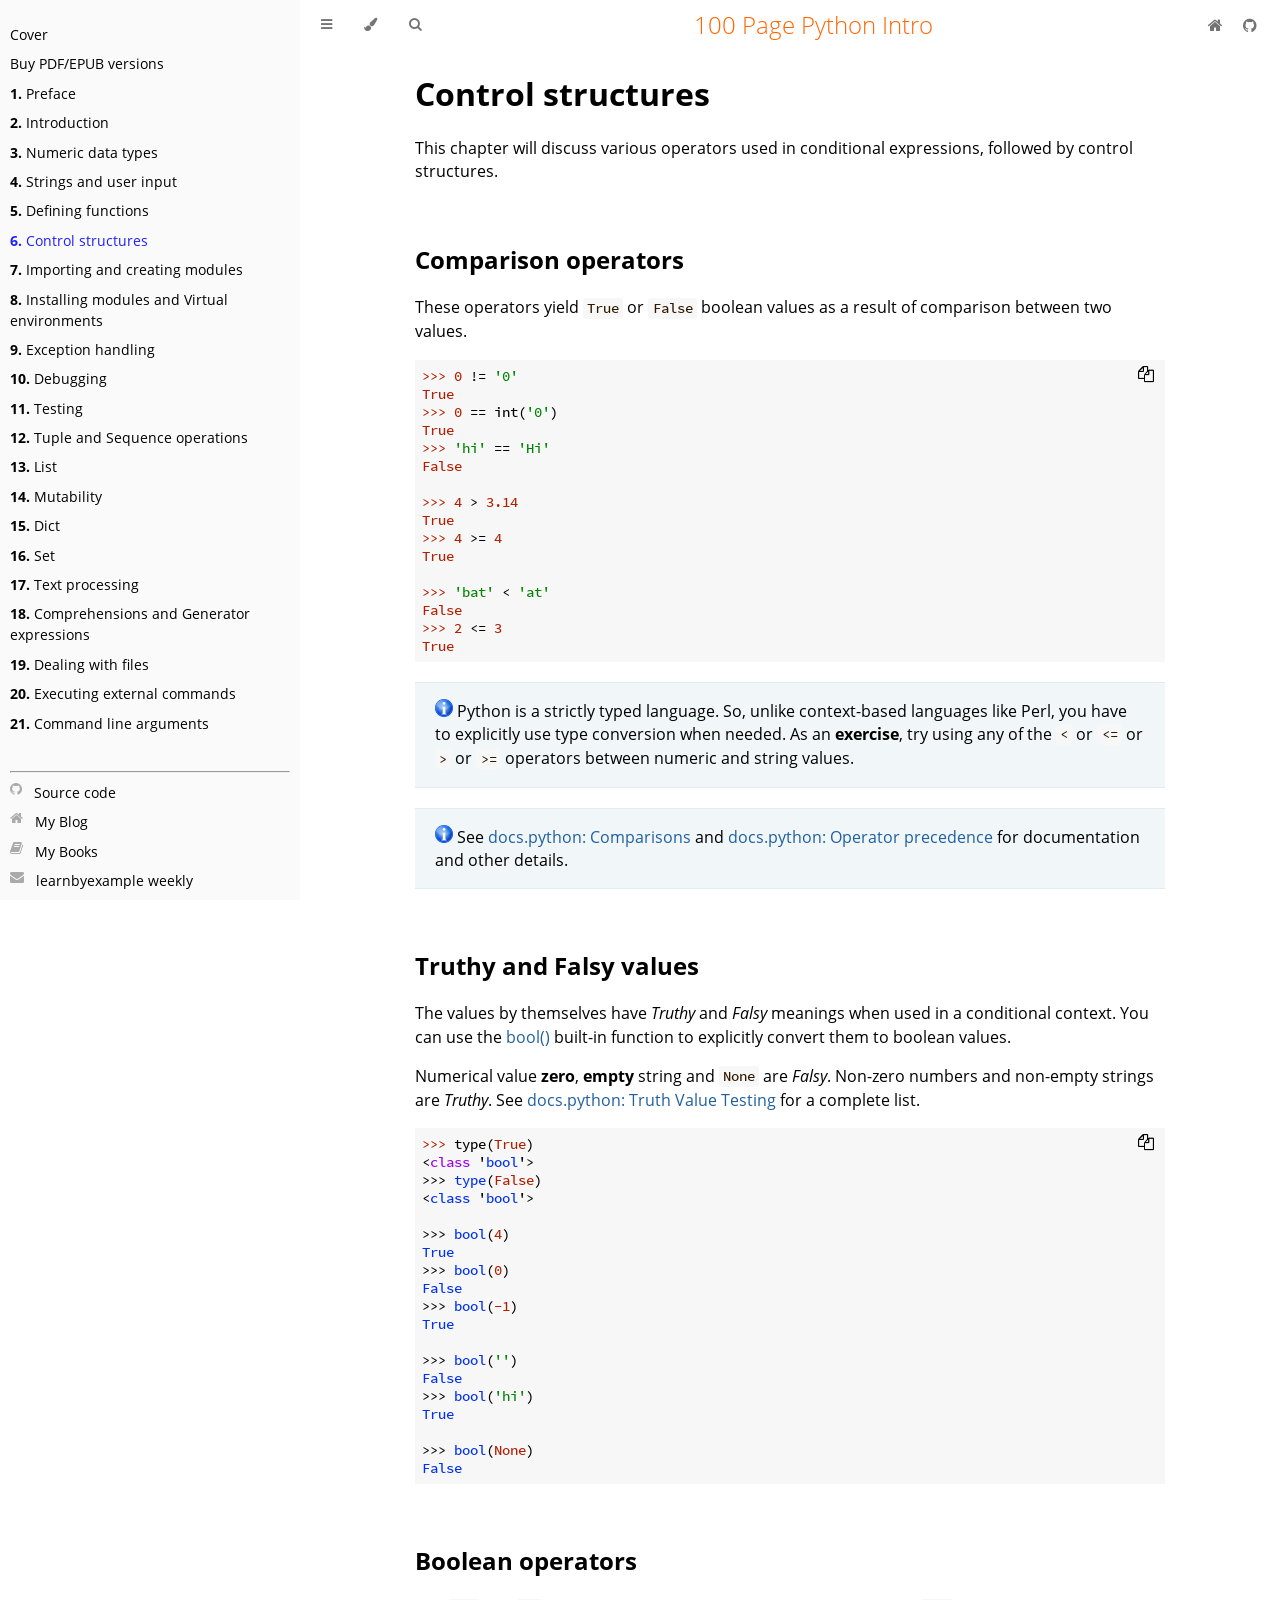
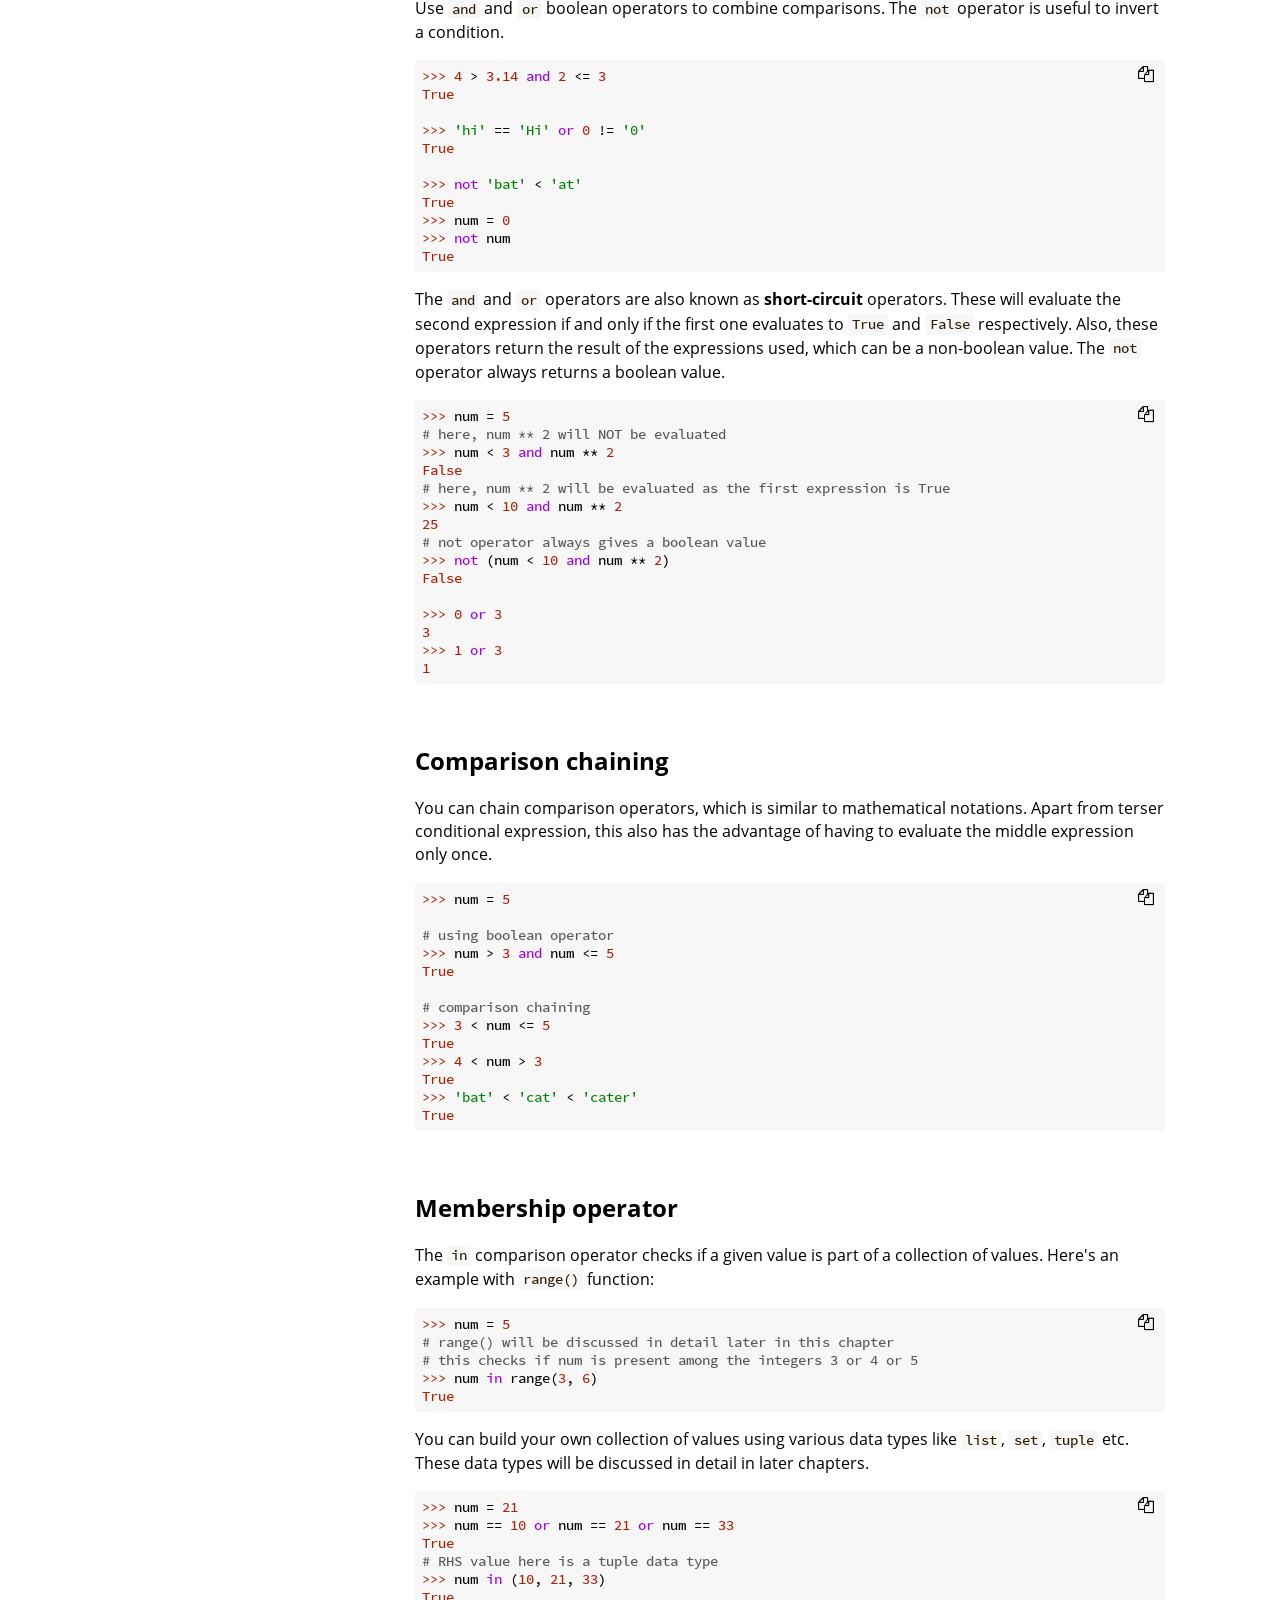
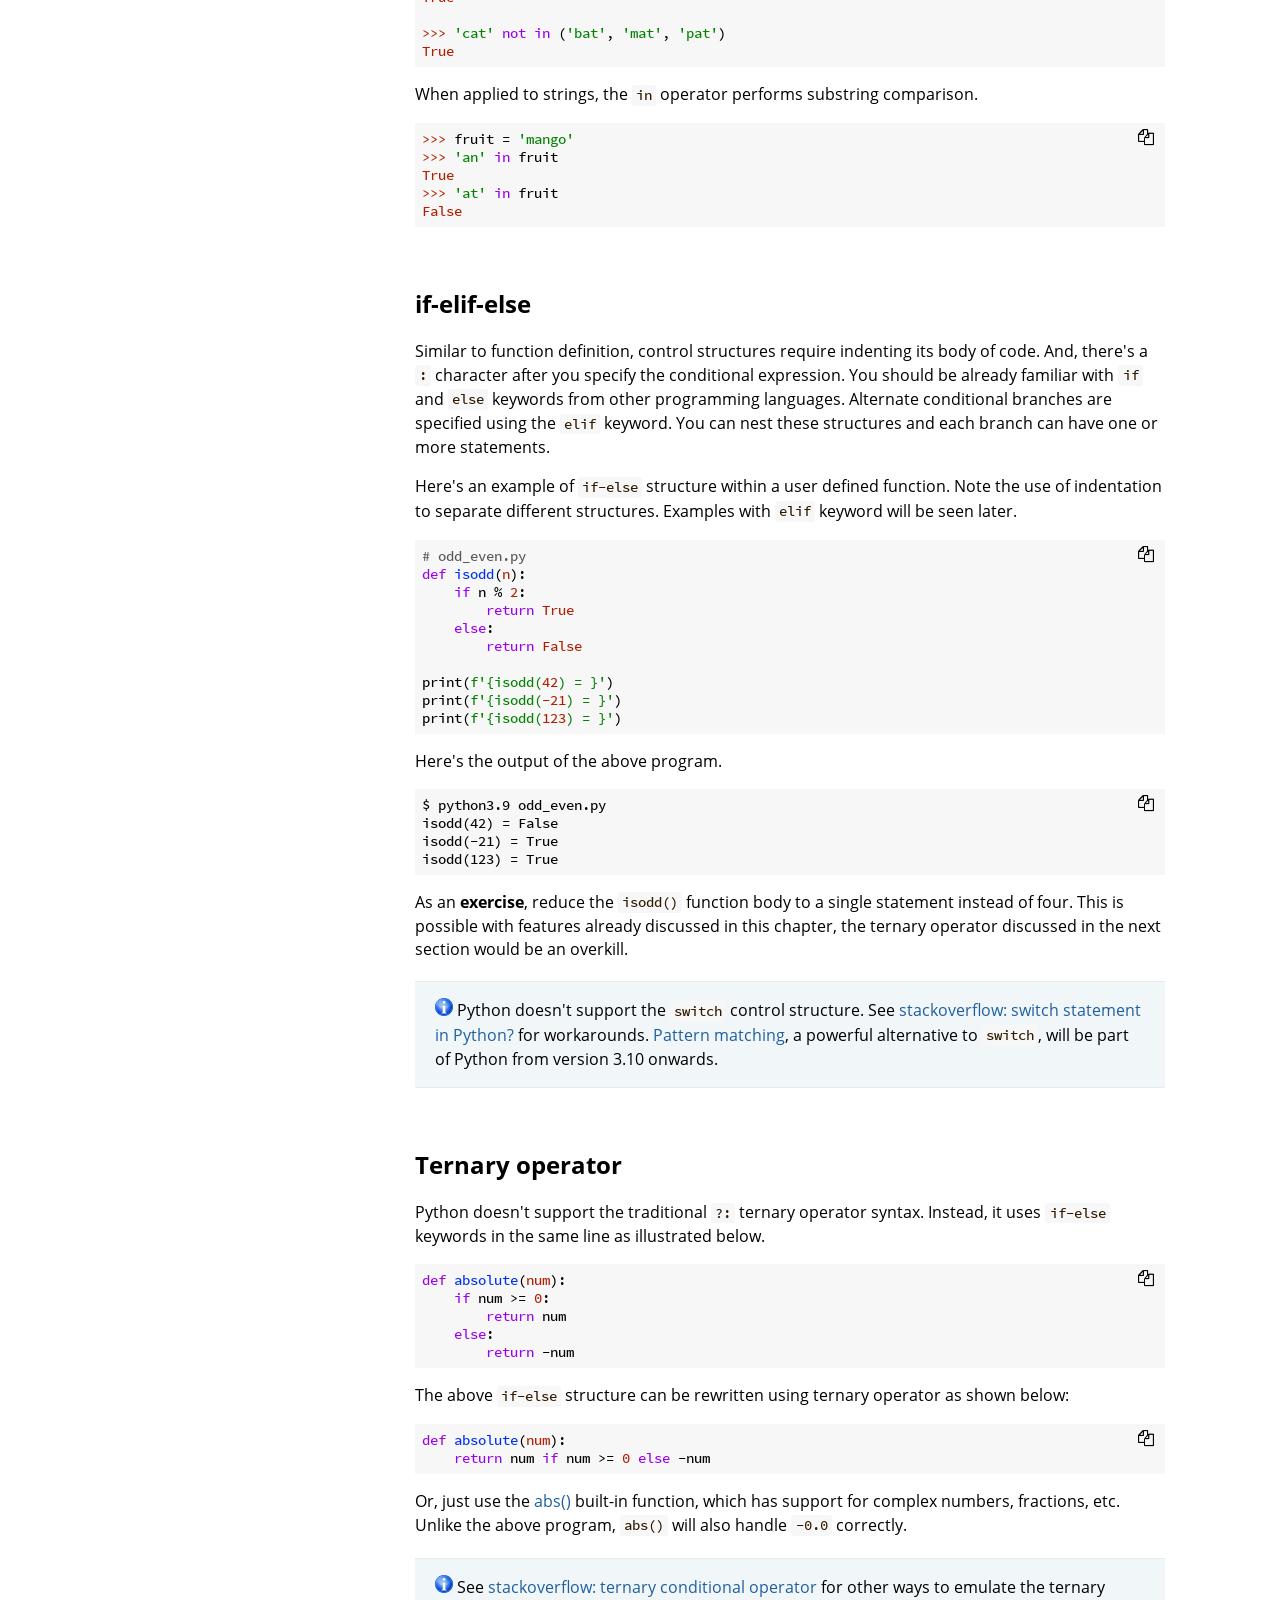
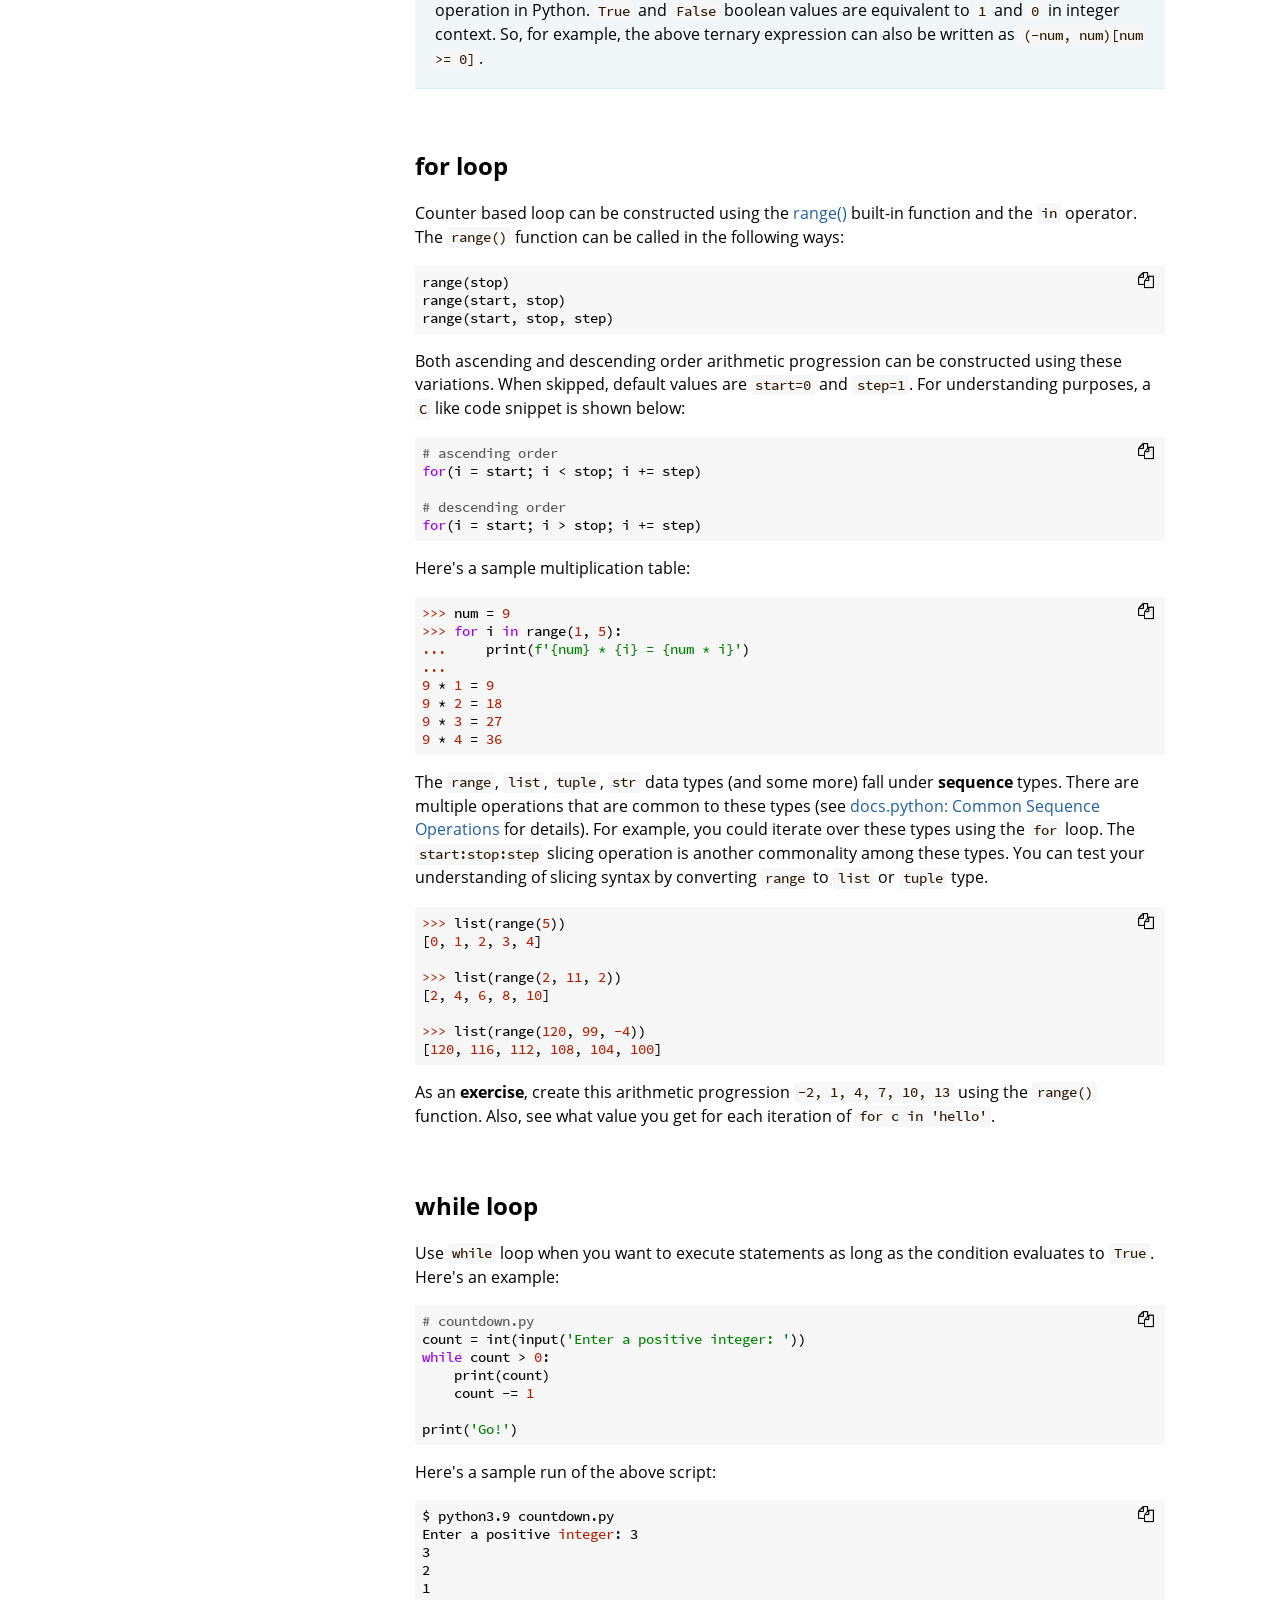
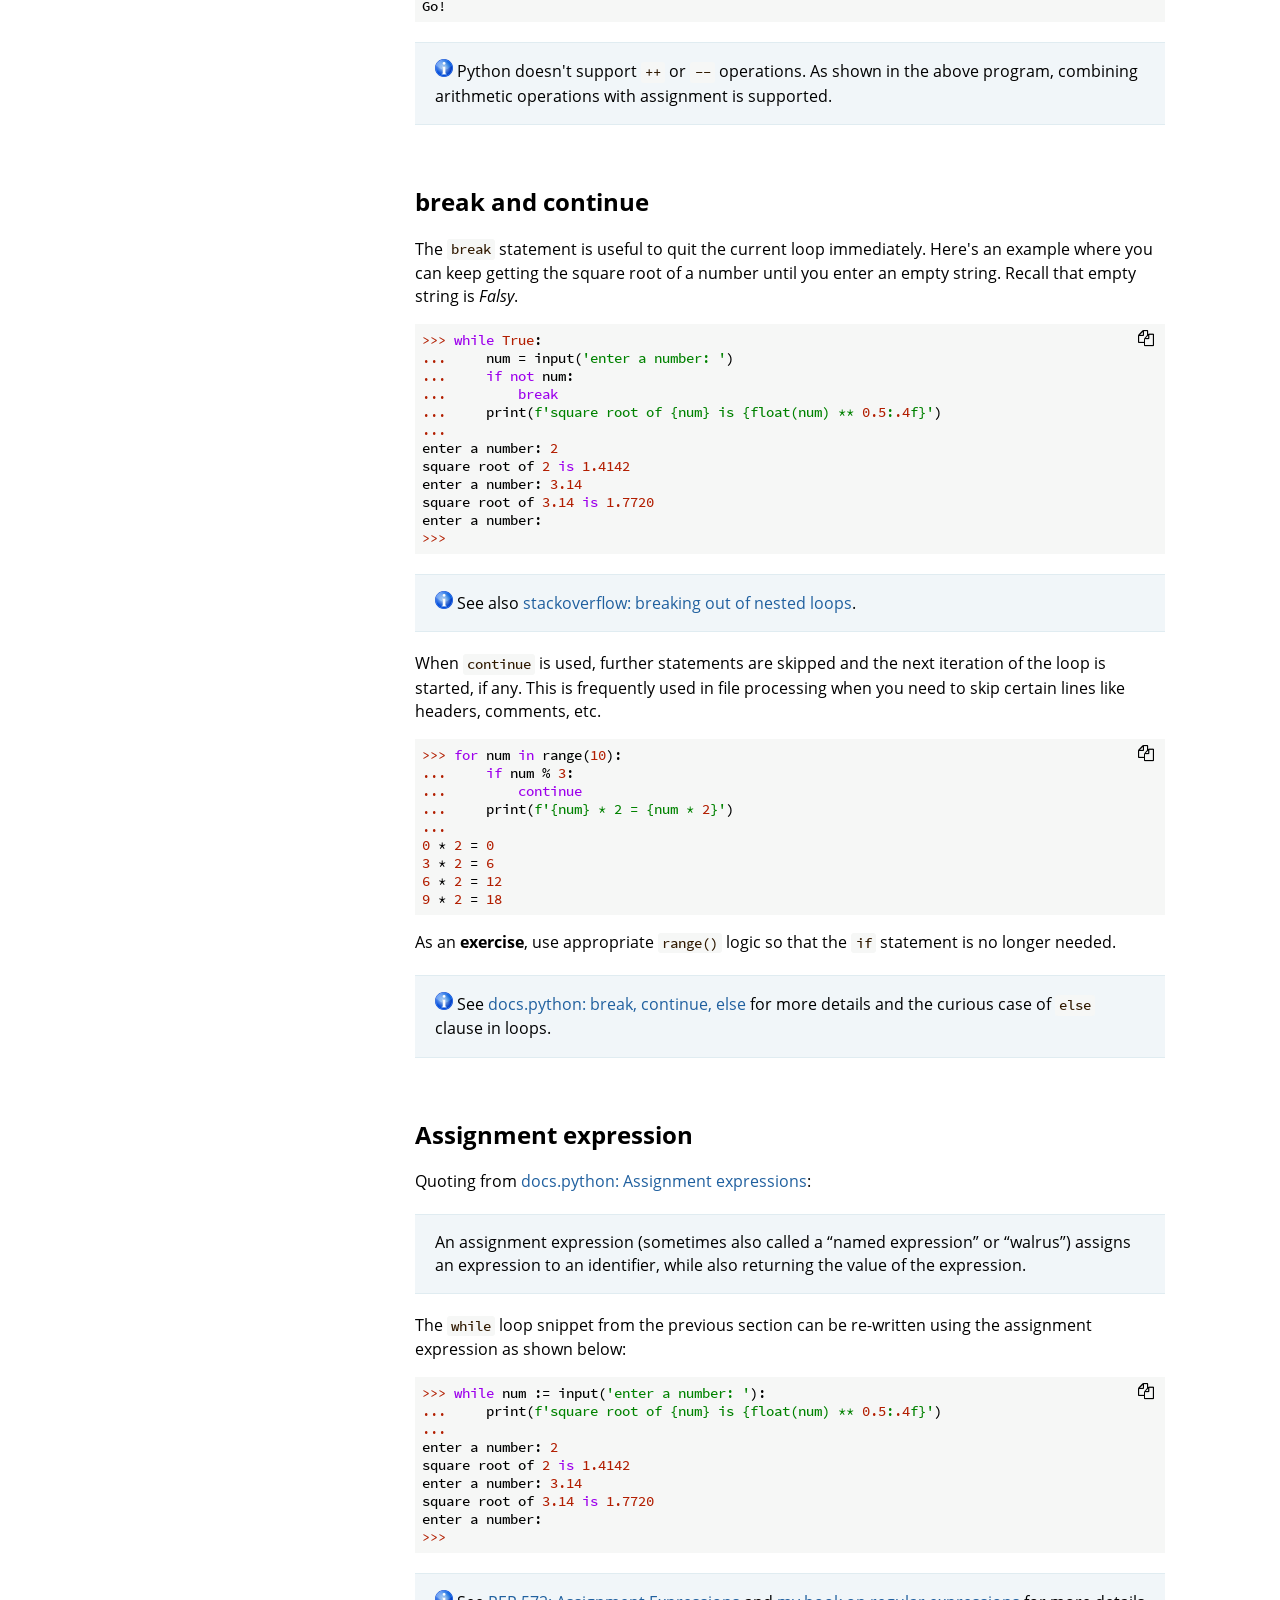
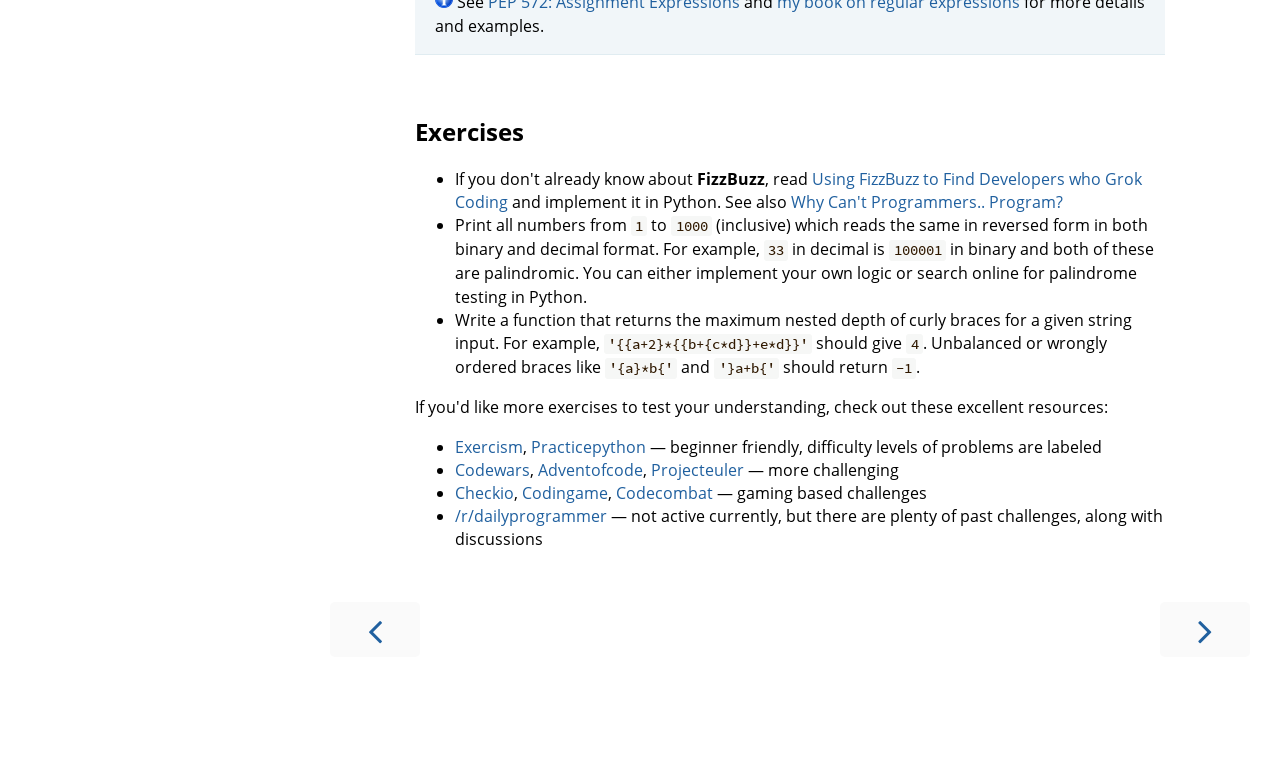
<file: blogs/web_development/control-structures.html>
<!DOCTYPE HTML><html lang=en class="sidebar-visible no-js light"><head><meta charset=UTF-8><title>Control structures - 100 Page Python Intro</title><meta content="text/html; charset=utf-8"http-equiv=Content-Type><meta name=description content="Short, introductory guide for the Python programming language"><meta name=viewport content="width=device-width, initial-scale=1"><meta name=theme-color content=#ffffff><link rel=icon href=favicon.svg><link rel="shortcut icon"href=favicon.png><link rel=stylesheet href=css/variables.css><link rel=stylesheet href=css/general.css><link rel=stylesheet href=css/chrome.css><link rel=stylesheet href=FontAwesome/css/font-awesome.css><link rel=stylesheet href=fonts/fonts.css><link rel=stylesheet href=highlight.css><link rel=stylesheet href=tomorrow-night.css><link rel=stylesheet href=ayu-highlight.css><link rel=stylesheet href=style.css><body><script>
            var path_to_root = "";
            var default_theme = window.matchMedia("(prefers-color-scheme: dark)").matches ? "navy" : "light";
        </script><script>
            try {
                var theme = localStorage.getItem('mdbook-theme');
                var sidebar = localStorage.getItem('mdbook-sidebar');

                if (theme.startsWith('"') && theme.endsWith('"')) {
                    localStorage.setItem('mdbook-theme', theme.slice(1, theme.length - 1));
                }

                if (sidebar.startsWith('"') && sidebar.endsWith('"')) {
                    localStorage.setItem('mdbook-sidebar', sidebar.slice(1, sidebar.length - 1));
                }
            } catch (e) { }
        </script><script>
            var theme;
            try { theme = localStorage.getItem('mdbook-theme'); } catch(e) { }
            if (theme === null || theme === undefined) { theme = default_theme; }
            var html = document.querySelector('html');
            html.classList.remove('no-js')
            html.classList.remove('light')
            html.classList.add(theme);
            html.classList.add('js');
        </script><script>
            var html = document.querySelector('html');
            var sidebar = 'hidden';
            if (document.body.clientWidth >= 1080) {
                try { sidebar = localStorage.getItem('mdbook-sidebar'); } catch(e) { }
                sidebar = sidebar || 'visible';
            }
            html.classList.remove('sidebar-visible');
            html.classList.add("sidebar-" + sidebar);
        </script><nav id=sidebar class=sidebar aria-label="Table of contents"><div class=sidebar-scrollbox><ol class=chapter><li class="chapter-item expanded affix"><a href=cover.html>Cover</a><li class="chapter-item expanded affix"><a href=buy.html>Buy PDF/EPUB versions</a><li class="chapter-item expanded"><a href=preface.html><strong aria-hidden=true>1.</strong> Preface</a><li class="chapter-item expanded"><a href=introduction.html><strong aria-hidden=true>2.</strong> Introduction</a><li class="chapter-item expanded"><a href=numeric-data-types.html><strong aria-hidden=true>3.</strong> Numeric data types</a><li class="chapter-item expanded"><a href=strings-and-user-input.html><strong aria-hidden=true>4.</strong> Strings and user input</a><li class="chapter-item expanded"><a href=defining-functions.html><strong aria-hidden=true>5.</strong> Defining functions</a><li class="chapter-item expanded"><a href=control-structures.html class=active><strong aria-hidden=true>6.</strong> Control structures</a><li class="chapter-item expanded"><a href=importing-and-creating-modules.html><strong aria-hidden=true>7.</strong> Importing and creating modules</a><li class="chapter-item expanded"><a href=installing-modules-and-virtual-environments.html><strong aria-hidden=true>8.</strong> Installing modules and Virtual environments</a><li class="chapter-item expanded"><a href=exception-handling.html><strong aria-hidden=true>9.</strong> Exception handling</a><li class="chapter-item expanded"><a href=debugging.html><strong aria-hidden=true>10.</strong> Debugging</a><li class="chapter-item expanded"><a href=testing.html><strong aria-hidden=true>11.</strong> Testing</a><li class="chapter-item expanded"><a href=tuple-and-sequence-operations.html><strong aria-hidden=true>12.</strong> Tuple and Sequence operations</a><li class="chapter-item expanded"><a href=list.html><strong aria-hidden=true>13.</strong> List</a><li class="chapter-item expanded"><a href=mutability.html><strong aria-hidden=true>14.</strong> Mutability</a><li class="chapter-item expanded"><a href=dict.html><strong aria-hidden=true>15.</strong> Dict</a><li class="chapter-item expanded"><a href=set.html><strong aria-hidden=true>16.</strong> Set</a><li class="chapter-item expanded"><a href=text-processing.html><strong aria-hidden=true>17.</strong> Text processing</a><li class="chapter-item expanded"><a href=comprehensions-and-generator-expressions.html><strong aria-hidden=true>18.</strong> Comprehensions and Generator expressions</a><li class="chapter-item expanded"><a href=dealing-with-files.html><strong aria-hidden=true>19.</strong> Dealing with files</a><li class="chapter-item expanded"><a href=executing-external-commands.html><strong aria-hidden=true>20.</strong> Executing external commands</a><li class="chapter-item expanded"><a href=command-line-arguments.html><strong aria-hidden=true>21.</strong> Command line arguments</a></li><br><hr><li class="chapter-item expanded"><i id=git-repository-button class="fa fa-github"></i><a href=https://github.com/learnbyexample/100_page_python_intro>   Source code</a><li class="chapter-item expanded"><i id=home-button class="fa fa-home"></i><a href=https://learnbyexample.github.io/>   My Blog</a><li class="chapter-item expanded"><i id=book-button class="fa fa-book"></i><a href=https://learnbyexample.github.io/books/>   My Books</a><li class="chapter-item expanded"><i id=mail-button class="fa fa-envelope"></i><a href=https://learnbyexample.gumroad.com/l/learnbyexample-weekly>   learnbyexample weekly</a></ol></div><div id=sidebar-resize-handle class=sidebar-resize-handle></div></nav><div id=page-wrapper class=page-wrapper><div class=page><div id=menu-bar-hover-placeholder></div><div id=menu-bar class="menu-bar sticky bordered"><div class=left-buttons><button id=sidebar-toggle class=icon-button type=button title="Toggle Table of Contents"aria-label="Toggle Table of Contents"aria-controls=sidebar><i class="fa fa-bars"></i></button><button id=theme-toggle class=icon-button type=button title="Change theme"aria-label="Change theme"aria-haspopup=true aria-expanded=false aria-controls=theme-list><i class="fa fa-paint-brush"></i></button><ul id=theme-list class=theme-popup aria-label=Themes role=menu><li role=none><button role=menuitem class=theme id=light>Light (default)</button><li role=none><button role=menuitem class=theme id=rust>Rust</button><li role=none><button role=menuitem class=theme id=coal>Coal</button><li role=none><button role=menuitem class=theme id=navy>Navy</button><li role=none><button role=menuitem class=theme id=ayu>Ayu</button></ul><button id=search-toggle class=icon-button type=button title="Search. (Shortkey: s)"aria-label="Toggle Searchbar"aria-expanded=false aria-keyshortcuts=S aria-controls=searchbar><i class="fa fa-search"></i></button></div><h1 class=menu-title>100 Page Python Intro</h1><div class=right-buttons><a href=https://learnbyexample.github.io title=Blog aria-label=Blog> <i id=home-button class="fa fa-home"></i> </a><a href=https://github.com/learnbyexample/100_page_python_intro title="Git repository"aria-label="Git repository"> <i id=git-repository-button class="fa fa-github"></i> </a></div></div><div id=search-wrapper class=hidden><form id=searchbar-outer class=searchbar-outer><input type=search id=searchbar name=searchbar placeholder="Search this book ..."aria-controls=searchresults-outer aria-describedby=searchresults-header></form><div id=searchresults-outer class="searchresults-outer hidden"><div id=searchresults-header class=searchresults-header></div><ul id=searchresults></ul></div></div><script>
                    document.getElementById('sidebar-toggle').setAttribute('aria-expanded', sidebar === 'visible');
                    document.getElementById('sidebar').setAttribute('aria-hidden', sidebar !== 'visible');
                    Array.from(document.querySelectorAll('#sidebar a')).forEach(function(link) {
                        link.setAttribute('tabIndex', sidebar === 'visible' ? 0 : -1);
                    });
                </script><div id=content class=content><main><div class=sidetoc><nav class=pagetoc></nav></div><h1 id=control-structures><a class=header href=#control-structures>Control structures</a></h1><p>This chapter will discuss various operators used in conditional expressions, followed by control structures.<h2 id=comparison-operators><a class=header href=#comparison-operators>Comparison operators</a></h2><p>These operators yield <code>True</code> or <code>False</code> boolean values as a result of comparison between two values.<pre><code class=language-python>>>> 0 != '0'
True
>>> 0 == int('0')
True
>>> 'hi' == 'Hi'
False

>>> 4 > 3.14
True
>>> 4 >= 4
True

>>> 'bat' < 'at'
False
>>> 2 <= 3
True
</code></pre><blockquote><p><img src=./images/info.svg alt=info> Python is a strictly typed language. So, unlike context-based languages like Perl, you have to explicitly use type conversion when needed. As an <strong>exercise</strong>, try using any of the <code><</code> or <code><=</code> or <code>></code> or <code>>=</code> operators between numeric and string values.</blockquote><blockquote><p><img src=./images/info.svg alt=info> See <a href=https://docs.python.org/3/library/stdtypes.html#comparisons>docs.python: Comparisons</a> and <a href=https://docs.python.org/3/reference/expressions.html#operator-precedence>docs.python: Operator precedence</a> for documentation and other details.</blockquote><h2 id=truthy-and-falsy-values><a class=header href=#truthy-and-falsy-values>Truthy and Falsy values</a></h2><p>The values by themselves have <em>Truthy</em> and <em>Falsy</em> meanings when used in a conditional context. You can use the <a href=https://docs.python.org/3/library/functions.html#bool>bool()</a> built-in function to explicitly convert them to boolean values.<p>Numerical value <strong>zero</strong>, <strong>empty</strong> string and <code>None</code> are <em>Falsy</em>. Non-zero numbers and non-empty strings are <em>Truthy</em>. See <a href=https://docs.python.org/3/library/stdtypes.html#truth-value-testing>docs.python: Truth Value Testing</a> for a complete list.<pre><code class=language-python>>>> type(True)
&LTclass 'bool'>
>>> type(False)
&LTclass 'bool'>

>>> bool(4)
True
>>> bool(0)
False
>>> bool(-1)
True

>>> bool('')
False
>>> bool('hi')
True

>>> bool(None)
False
</code></pre><h2 id=boolean-operators><a class=header href=#boolean-operators>Boolean operators</a></h2><p>Use <code>and</code> and <code>or</code> boolean operators to combine comparisons. The <code>not</code> operator is useful to invert a condition.<pre><code class=language-python>>>> 4 > 3.14 and 2 <= 3
True

>>> 'hi' == 'Hi' or 0 != '0'
True

>>> not 'bat' < 'at'
True
>>> num = 0
>>> not num
True
</code></pre><p>The <code>and</code> and <code>or</code> operators are also known as <strong>short-circuit</strong> operators. These will evaluate the second expression if and only if the first one evaluates to <code>True</code> and <code>False</code> respectively. Also, these operators return the result of the expressions used, which can be a non-boolean value. The <code>not</code> operator always returns a boolean value.<pre><code class=language-python>>>> num = 5
# here, num ** 2 will NOT be evaluated
>>> num < 3 and num ** 2
False
# here, num ** 2 will be evaluated as the first expression is True
>>> num < 10 and num ** 2
25
# not operator always gives a boolean value
>>> not (num < 10 and num ** 2)
False

>>> 0 or 3
3
>>> 1 or 3
1
</code></pre><h2 id=comparison-chaining><a class=header href=#comparison-chaining>Comparison chaining</a></h2><p>You can chain comparison operators, which is similar to mathematical notations. Apart from terser conditional expression, this also has the advantage of having to evaluate the middle expression only once.<pre><code class=language-python>>>> num = 5

# using boolean operator
>>> num > 3 and num <= 5
True

# comparison chaining
>>> 3 < num <= 5
True
>>> 4 < num > 3
True
>>> 'bat' < 'cat' < 'cater'
True
</code></pre><h2 id=membership-operator><a class=header href=#membership-operator>Membership operator</a></h2><p>The <code>in</code> comparison operator checks if a given value is part of a collection of values. Here's an example with <code>range()</code> function:<pre><code class=language-python>>>> num = 5
# range() will be discussed in detail later in this chapter
# this checks if num is present among the integers 3 or 4 or 5
>>> num in range(3, 6)
True
</code></pre><p>You can build your own collection of values using various data types like <code>list</code>, <code>set</code>, <code>tuple</code> etc. These data types will be discussed in detail in later chapters.<pre><code class=language-python>>>> num = 21
>>> num == 10 or num == 21 or num == 33
True
# RHS value here is a tuple data type
>>> num in (10, 21, 33)
True

>>> 'cat' not in ('bat', 'mat', 'pat')
True
</code></pre><p>When applied to strings, the <code>in</code> operator performs substring comparison.<pre><code class=language-python>>>> fruit = 'mango'
>>> 'an' in fruit
True
>>> 'at' in fruit
False
</code></pre><h2 id=if-elif-else><a class=header href=#if-elif-else>if-elif-else</a></h2><p>Similar to function definition, control structures require indenting its body of code. And, there's a <code>:</code> character after you specify the conditional expression. You should be already familiar with <code>if</code> and <code>else</code> keywords from other programming languages. Alternate conditional branches are specified using the <code>elif</code> keyword. You can nest these structures and each branch can have one or more statements.<p>Here's an example of <code>if-else</code> structure within a user defined function. Note the use of indentation to separate different structures. Examples with <code>elif</code> keyword will be seen later.<pre><code class=language-python># odd_even.py
def isodd(n):
    if n % 2:
        return True
    else:
        return False

print(f'{isodd(42) = }')
print(f'{isodd(-21) = }')
print(f'{isodd(123) = }')
</code></pre><p>Here's the output of the above program.<pre><code class=language-bash>$ python3.9 odd_even.py
isodd(42) = False
isodd(-21) = True
isodd(123) = True
</code></pre><p>As an <strong>exercise</strong>, reduce the <code>isodd()</code> function body to a single statement instead of four. This is possible with features already discussed in this chapter, the ternary operator discussed in the next section would be an overkill.<blockquote><p><img src=./images/info.svg alt=info> Python doesn't support the <code>switch</code> control structure. See <a href=https://stackoverflow.com/q/60208/4082052>stackoverflow: switch statement in Python?</a> for workarounds. <a href=https://learnbyexample.github.io/py_resources/specific.html#pattern-matching>Pattern matching</a>, a powerful alternative to <code>switch</code>, will be part of Python from version 3.10 onwards.</blockquote><h2 id=ternary-operator><a class=header href=#ternary-operator>Ternary operator</a></h2><p>Python doesn't support the traditional <code>?:</code> ternary operator syntax. Instead, it uses <code>if-else</code> keywords in the same line as illustrated below.<pre><code class=language-python>def absolute(num):
    if num >= 0:
        return num
    else:
        return -num
</code></pre><p>The above <code>if-else</code> structure can be rewritten using ternary operator as shown below:<pre><code class=language-python>def absolute(num):
    return num if num >= 0 else -num
</code></pre><p>Or, just use the <a href=https://docs.python.org/3/library/functions.html#abs>abs()</a> built-in function, which has support for complex numbers, fractions, etc. Unlike the above program, <code>abs()</code> will also handle <code>-0.0</code> correctly.<blockquote><p><img src=./images/info.svg alt=info> See <a href=https://stackoverflow.com/q/394809/4082052>stackoverflow: ternary conditional operator</a> for other ways to emulate the ternary operation in Python. <code>True</code> and <code>False</code> boolean values are equivalent to <code>1</code> and <code>0</code> in integer context. So, for example, the above ternary expression can also be written as <code>(-num, num)[num >= 0]</code>.</blockquote><h2 id=for-loop><a class=header href=#for-loop>for loop</a></h2><p>Counter based loop can be constructed using the <a href=https://docs.python.org/3/library/functions.html#func-range>range()</a> built-in function and the <code>in</code> operator. The <code>range()</code> function can be called in the following ways:<pre><code class=language-python>range(stop)
range(start, stop)
range(start, stop, step)
</code></pre><p>Both ascending and descending order arithmetic progression can be constructed using these variations. When skipped, default values are <code>start=0</code> and <code>step=1</code>. For understanding purposes, a <code>C</code> like code snippet is shown below:<pre><code class=language-python># ascending order
for(i = start; i < stop; i += step)

# descending order
for(i = start; i > stop; i += step)
</code></pre><p>Here's a sample multiplication table:<pre><code class=language-python>>>> num = 9
>>> for i in range(1, 5):
...     print(f'{num} * {i} = {num * i}')
... 
9 * 1 = 9
9 * 2 = 18
9 * 3 = 27
9 * 4 = 36
</code></pre><p>The <code>range</code>, <code>list</code>, <code>tuple</code>, <code>str</code> data types (and some more) fall under <strong>sequence</strong> types. There are multiple operations that are common to these types (see <a href=https://docs.python.org/3/library/stdtypes.html#common-sequence-operations>docs.python: Common Sequence Operations</a> for details). For example, you could iterate over these types using the <code>for</code> loop. The <code>start:stop:step</code> slicing operation is another commonality among these types. You can test your understanding of slicing syntax by converting <code>range</code> to <code>list</code> or <code>tuple</code> type.<pre><code class=language-python>>>> list(range(5))
[0, 1, 2, 3, 4]

>>> list(range(2, 11, 2))
[2, 4, 6, 8, 10]

>>> list(range(120, 99, -4))
[120, 116, 112, 108, 104, 100]
</code></pre><p>As an <strong>exercise</strong>, create this arithmetic progression <code>-2, 1, 4, 7, 10, 13</code> using the <code>range()</code> function. Also, see what value you get for each iteration of <code>for c in 'hello'</code>.<h2 id=while-loop><a class=header href=#while-loop>while loop</a></h2><p>Use <code>while</code> loop when you want to execute statements as long as the condition evaluates to <code>True</code>. Here's an example:<pre><code class=language-python># countdown.py
count = int(input('Enter a positive integer: '))
while count > 0:
    print(count)
    count -= 1

print('Go!')
</code></pre><p>Here's a sample run of the above script:<pre><code class=language-bash>$ python3.9 countdown.py
Enter a positive integer: 3
3
2
1
Go!
</code></pre><blockquote><p><img src=./images/info.svg alt=info> Python doesn't support <code>++</code> or <code>--</code> operations. As shown in the above program, combining arithmetic operations with assignment is supported.</blockquote><h2 id=break-and-continue><a class=header href=#break-and-continue>break and continue</a></h2><p>The <code>break</code> statement is useful to quit the current loop immediately. Here's an example where you can keep getting the square root of a number until you enter an empty string. Recall that empty string is <em>Falsy</em>.<pre><code class=language-python>>>> while True:
...     num = input('enter a number: ')
...     if not num:
...         break
...     print(f'square root of {num} is {float(num) ** 0.5:.4f}')
... 
enter a number: 2
square root of 2 is 1.4142
enter a number: 3.14
square root of 3.14 is 1.7720
enter a number: 
>>> 
</code></pre><blockquote><p><img src=./images/info.svg alt=info> See also <a href=https://stackoverflow.com/q/653509/4082052>stackoverflow: breaking out of nested loops</a>.</blockquote><p>When <code>continue</code> is used, further statements are skipped and the next iteration of the loop is started, if any. This is frequently used in file processing when you need to skip certain lines like headers, comments, etc.<pre><code class=language-python>>>> for num in range(10):
...     if num % 3:
...         continue
...     print(f'{num} * 2 = {num * 2}')
... 
0 * 2 = 0
3 * 2 = 6
6 * 2 = 12
9 * 2 = 18
</code></pre><p>As an <strong>exercise</strong>, use appropriate <code>range()</code> logic so that the <code>if</code> statement is no longer needed.<blockquote><p><img src=./images/info.svg alt=info> See <a href=https://docs.python.org/3/tutorial/controlflow.html#break-and-continue-statements-and-else-clauses-on-loops>docs.python: break, continue, else</a> for more details and the curious case of <code>else</code> clause in loops.</blockquote><h2 id=assignment-expression><a class=header href=#assignment-expression>Assignment expression</a></h2><p>Quoting from <a href=https://docs.python.org/3/reference/expressions.html#assignment-expressions>docs.python: Assignment expressions</a>:<blockquote><p>An assignment expression (sometimes also called a “named expression” or “walrus”) assigns an expression to an identifier, while also returning the value of the expression.</blockquote><p>The <code>while</code> loop snippet from the previous section can be re-written using the assignment expression as shown below:<pre><code class=language-python>>>> while num := input('enter a number: '):
...     print(f'square root of {num} is {float(num) ** 0.5:.4f}')
... 
enter a number: 2
square root of 2 is 1.4142
enter a number: 3.14
square root of 3.14 is 1.7720
enter a number: 
>>> 
</code></pre><blockquote><p><img src=./images/info.svg alt=info> See <a href=https://www.python.org/dev/peps/pep-0572/>PEP 572: Assignment Expressions</a> and <a href=https://learnbyexample.github.io/py_regular_expressions/working-with-matched-portions.html#assignment-expressions>my book on regular expressions</a> for more details and examples.</blockquote><h2 id=exercises><a class=header href=#exercises>Exercises</a></h2><ul><li>If you don't already know about <strong>FizzBuzz</strong>, read <a href=https://imranontech.com/2007/01/24/using-fizzbuzz-to-find-developers-who-grok-coding/>Using FizzBuzz to Find Developers who Grok Coding</a> and implement it in Python. See also <a href=https://blog.codinghorror.com/why-cant-programmers-program/>Why Can't Programmers.. Program?</a><li>Print all numbers from <code>1</code> to <code>1000</code> (inclusive) which reads the same in reversed form in both binary and decimal format. For example, <code>33</code> in decimal is <code>100001</code> in binary and both of these are palindromic. You can either implement your own logic or search online for palindrome testing in Python.<li>Write a function that returns the maximum nested depth of curly braces for a given string input. For example, <code>'{{a+2}*{{b+{c*d}}+e*d}}'</code> should give <code>4</code>. Unbalanced or wrongly ordered braces like <code>'{a}*b{'</code> and <code>'}a+b{'</code> should return <code>-1</code>.</ul><p>If you'd like more exercises to test your understanding, check out these excellent resources:<ul><li><a href=https://exercism.io/tracks/python/exercises>Exercism</a>, <a href=https://www.practicepython.org/>Practicepython</a> — beginner friendly, difficulty levels of problems are labeled<li><a href=https://www.codewars.com/>Codewars</a>, <a href=https://adventofcode.com/>Adventofcode</a>, <a href=https://projecteuler.net/>Projecteuler</a> — more challenging<li><a href=https://py.checkio.org/>Checkio</a>, <a href=https://www.codingame.com/start>Codingame</a>, <a href=https://codecombat.com/>Codecombat</a> — gaming based challenges<li><a href=https://www.reddit.com/r/dailyprogrammer>/r/dailyprogrammer</a> — not active currently, but there are plenty of past challenges, along with discussions</ul></main><nav class=nav-wrapper aria-label="Page navigation"><a rel=prev href=defining-functions.html class="mobile-nav-chapters previous"title="Previous chapter"aria-label="Previous chapter"aria-keyshortcuts=Left> <i class="fa fa-angle-left"></i> </a><a rel=next href=importing-and-creating-modules.html class="mobile-nav-chapters next"title="Next chapter"aria-label="Next chapter"aria-keyshortcuts=Right> <i class="fa fa-angle-right"></i> </a><div style="clear: both"></div></nav></div></div><nav class=nav-wide-wrapper aria-label="Page navigation"><a rel=prev href=defining-functions.html class="nav-chapters previous"title="Previous chapter"aria-label="Previous chapter"aria-keyshortcuts=Left> <i class="fa fa-angle-left"></i> </a><a rel=next href=importing-and-creating-modules.html class="nav-chapters next"title="Next chapter"aria-label="Next chapter"aria-keyshortcuts=Right> <i class="fa fa-angle-right"></i> </a></nav></div><script>
            window.playground_copyable = true;
        </script><script src=elasticlunr.min.js charset=utf-8></script><script src=mark.min.js charset=utf-8></script><script src=searcher.js charset=utf-8></script><script src=clipboard.min.js charset=utf-8></script><script src=highlight.js charset=utf-8></script><script src=book.js charset=utf-8></script><script src=sidebar.js></script>
</file>
<file: drawing-app/style.css>
@import url("https://fonts.googleapis.com/css2?family=Poppins:wght@200;400;600&display=swap");

* {
    box-sizing: border-box;
}

body {
    background-color: #f5f5f5;
    display: flex;
    flex-direction: column;
    align-items: center;
    justify-content: center;
    font-family: "Poppins", sans-serif;
    margin: 0;
    min-height: 100vh;
}

canvas {
    border: 2px solid crimson;
}

.toolbox {
    background-color: rgb(218, 84, 7);
    border: 1px solid rgb(199, 86, 20);
    display: flex;
    padding: 1rem;
    width: 804px;
}

.toolbox > * {
    background-color: #fff;
    border: none;
    display: inline-flex;
    align-items: center;
    justify-content: center;
    font-size: 2rem;
    padding: 0.25rem;
    margin: 0.25rem;
    height: 50px;
    width: 50px;
}

.toolbox > *:last-child {
    margin-left: auto;
}
</file>
<file: math-trainerr/assets/css/app.css>
body {
  background: #333
}

.flexBox {
  align-items: center;
  display: flex;
  justify-content: center;
  min-height: 100vh;
  width: 100%
}

.mathCard {
  background: white;
  border-radius: 0.25rem;
  padding: 4rem
}

.questionText {
  padding-bottom: 2rem
}

.svg {
  height: 24px;
  width: 24px;
}

.correctAnswer {
  color: #34a853;
  font-size: 1.5rem
}
</file>
<file: Parking-Lot/CSS/style.css>
*{
    font-family: 'Roboto', sans-serif;
    padding:0;
    margin:0;
    border:0
}

body{
    background: linear-gradient(-90deg, rgb(255, 60, 0), #23ff32);
}

header{
    background-image: linear-gradient(-90deg, rgb(42, 192, 230), rgb(255, 0, 149));
}
#header-logo{
    width:64px;
    height:64px;
}
#header-msg{
    font-size: 25px;
    color: white;
}
#btnOne{
    background-color:green;
    color:white;
}
#btnOne:focus,#btnOne:hover{
    box-shadow: none;
    outline:none;
    background: red;
    transition: 1s;
}

#tableHead{
    background-color:rgb(25, 120, 197);
}
#searchInput{
    height: calc(1.5em + .75rem + 2px);
    padding: .375rem .75rem;
    border-bottom: 1px solid #ced4da;
}
#searchInput:hover,#searchInput:focus{
    box-shadow: none;
    outline:none;
}
</file>
